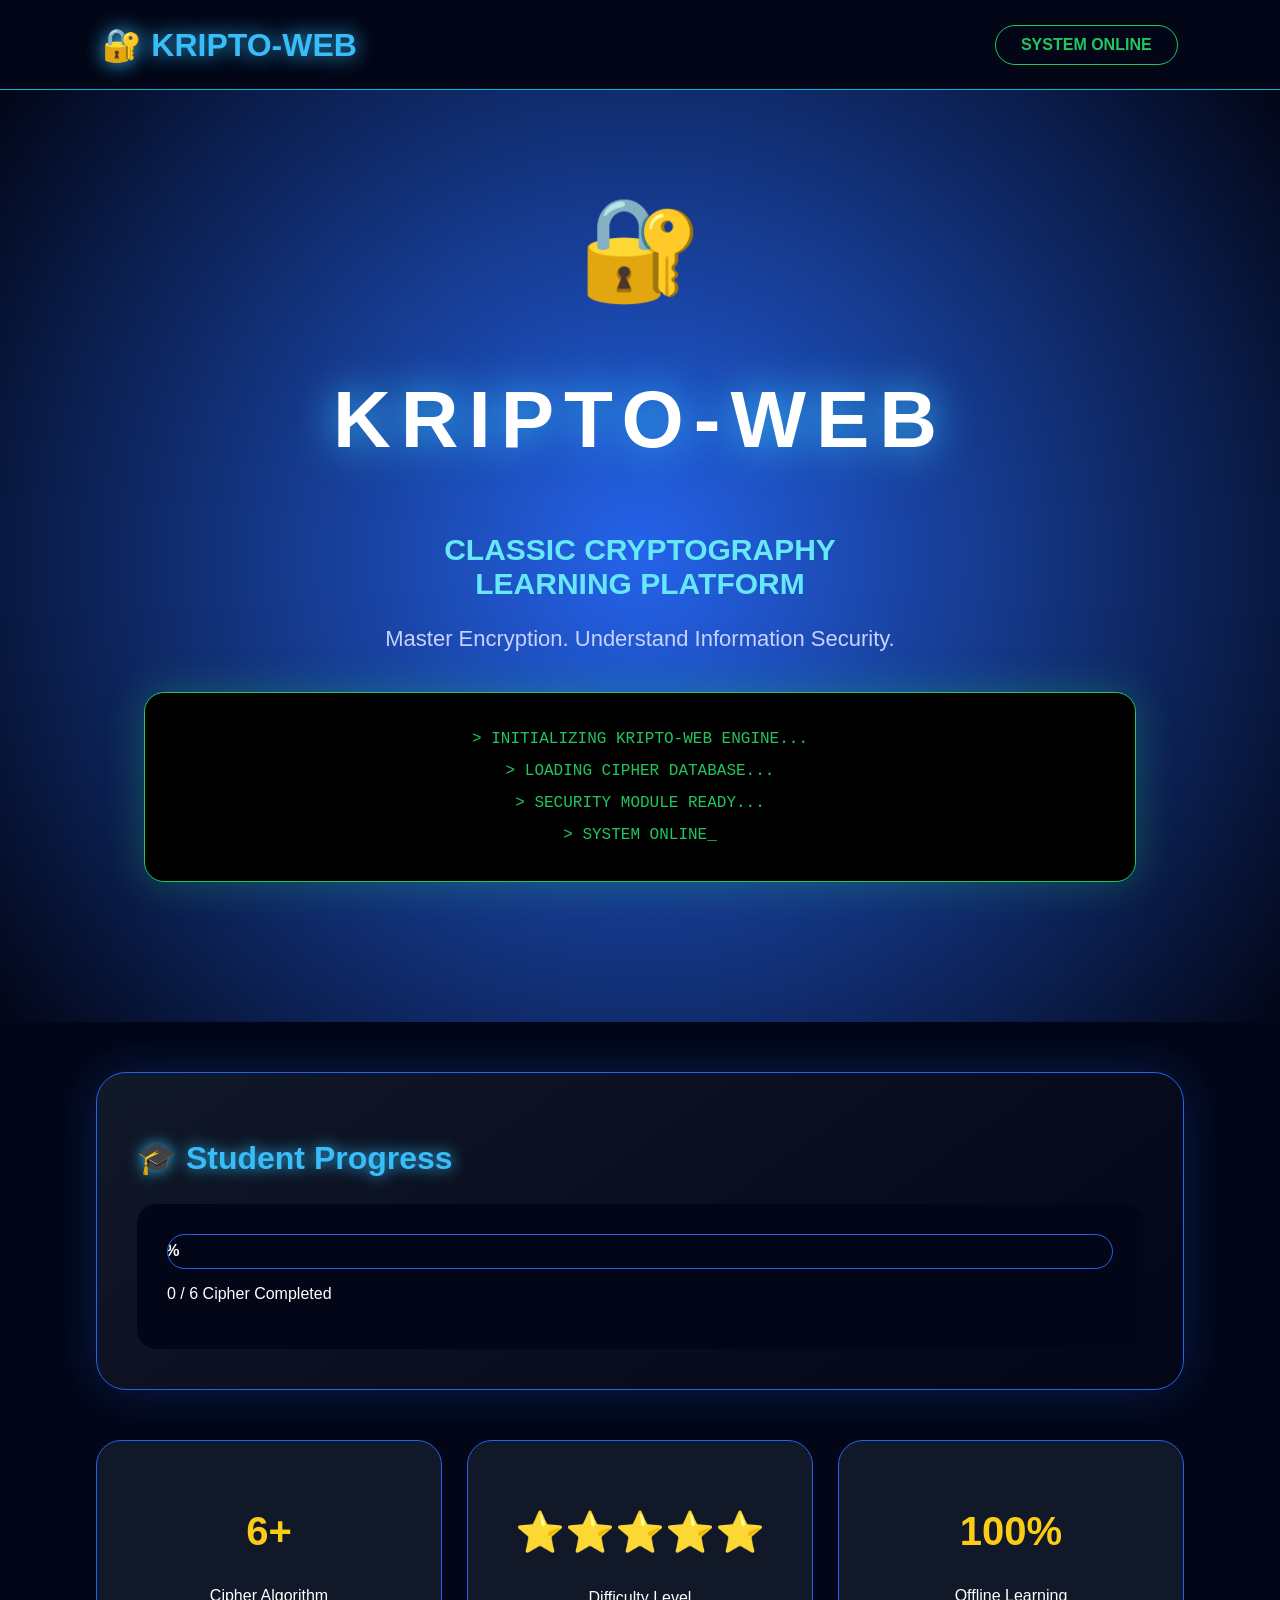
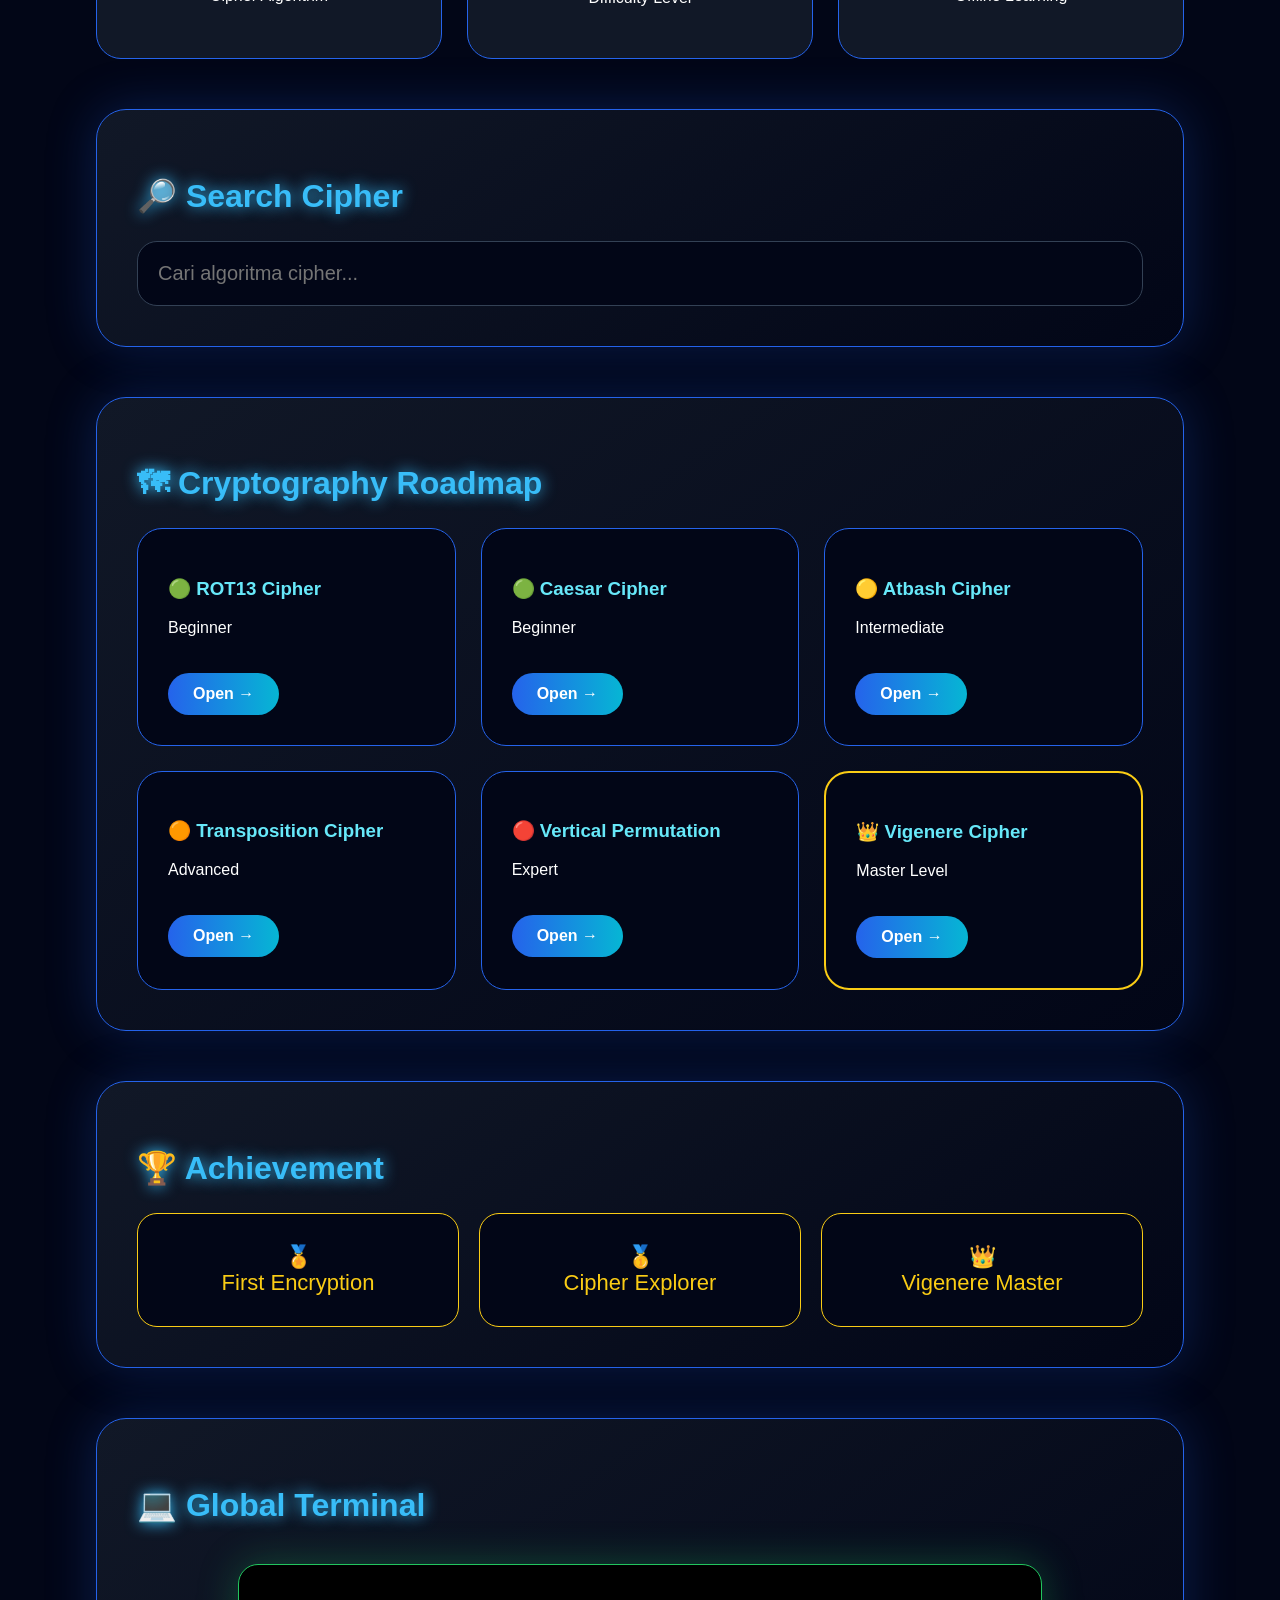
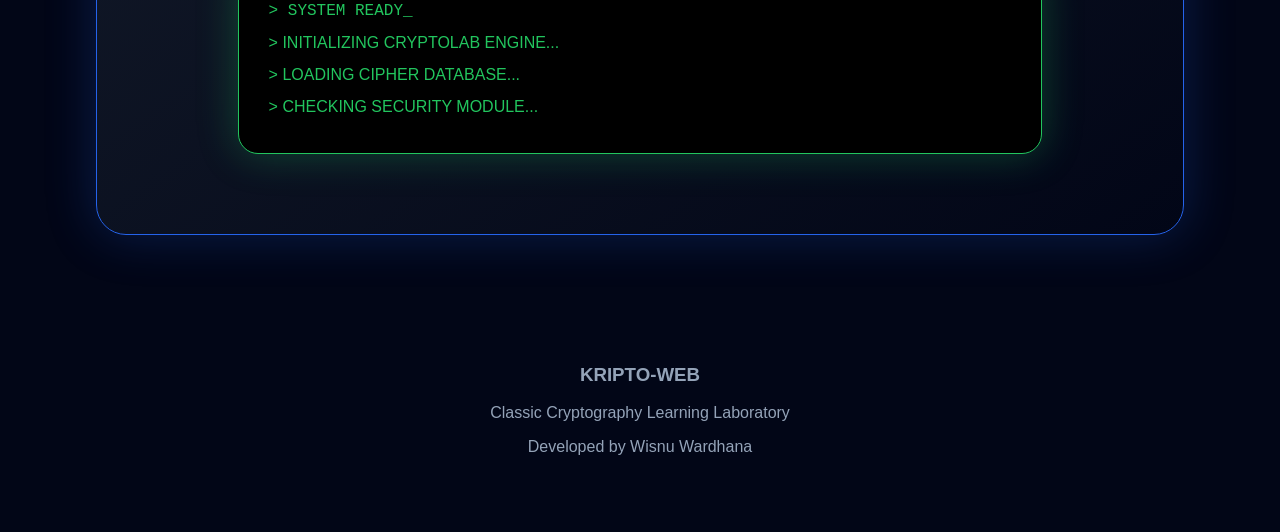
<file: index.html>
<!DOCTYPE html>
<html lang="id">

<head>


<meta charset="UTF-8">


<meta name="viewport" content="width=device-width, initial-scale=1.0">



<title>

KRIPTO-WEB | Cryptography Learning Laboratory

</title>



<!-- PWA CONFIG -->

<link rel="manifest" href="manifest.json">


<meta name="theme-color" content="#2563eb">



<!-- MOBILE SUPPORT -->

<meta name="mobile-web-app-capable" content="yes">


<meta name="apple-mobile-web-app-capable" content="yes">


<meta name="apple-mobile-web-app-status-bar-style" content="black">



<!-- CSS -->

<link rel="stylesheet" href="style.css">



</head>







<body>



<!-- NAVBAR -->

<nav>


<div class="logo">

🔐 KRIPTO-WEB

</div>



<div class="nav-status">

SYSTEM ONLINE

</div>


</nav>









<!-- HERO -->

<section class="hero">


<div class="cyber-logo">

🔐

</div>



<h1>

KRIPTO-WEB

</h1>




<h2>

CLASSIC CRYPTOGRAPHY

<br>

LEARNING PLATFORM

</h2>



<p>

Master Encryption.
Understand Information Security.

</p>






<div class="terminal">


> INITIALIZING KRIPTO-WEB ENGINE...

<br>

> LOADING CIPHER DATABASE...

<br>

> SECURITY MODULE READY...

<br>

> SYSTEM ONLINE_

</div>



</section>









<!-- PROGRESS -->


<section class="dashboard-card">


<h2>

🎓 Student Progress

</h2>




<div class="progress-box">



<div class="progress-bar">


<div

class="progress-fill"

id="progressFill">


83%


</div>


</div>



<p id="progressText">


5 / 6 Cipher Completed


</p>



</div>


</section>









<!-- STAT -->


<section class="stats">


<div>


<h1>

6+

</h1>


<p>

Cipher Algorithm

</p>


</div>





<div>


<h1>

⭐⭐⭐⭐⭐

</h1>


<p>

Difficulty Level

</p>


</div>





<div>


<h1>

100%

</h1>


<p>

Offline Learning

</p>


</div>



</section>









<!-- SEARCH -->


<section class="dashboard-card">


<h2>

🔎 Search Cipher

</h2>



<input

id="search"

onkeyup="searchCipher()"

placeholder="Cari algoritma cipher...">


</section>









<!-- ROADMAP -->


<section class="dashboard-card">


<h2>

🗺 Cryptography Roadmap

</h2>




<div id="cipherList">



<div class="cipher-card">


<h3>

🟢 ROT13 Cipher

</h3>


<p>

Beginner

</p>


<a href="rot13.html">

Open →

</a>


</div>







<div class="cipher-card">


<h3>

🟢 Caesar Cipher

</h3>


<p>

Beginner

</p>


<a href="caesar.html">

Open →

</a>


</div>







<div class="cipher-card">


<h3>

🟡 Atbash Cipher

</h3>


<p>

Intermediate

</p>


<a href="atbash.html">

Open →

</a>


</div>







<div class="cipher-card">


<h3>

🟠 Transposition Cipher

</h3>


<p>

Advanced

</p>


<a href="transposisi.html">

Open →

</a>


</div>







<div class="cipher-card">


<h3>

🔴 Vertical Permutation

</h3>


<p>

Expert

</p>


<a href="vertikal.html">

Open →

</a>


</div>







<div class="cipher-card completed">


<h3>

👑 Vigenere Cipher

</h3>


<p>

Master Level

</p>


<a href="vigenere.html">

Open →

</a>


</div>



</div>



</section>









<!-- ACHIEVEMENT -->


<section class="dashboard-card">


<h2>

🏆 Achievement

</h2>




<div class="achievement">


<div>

🏅

<br>

First Encryption

</div>



<div>

🥇

<br>

Cipher Explorer

</div>



<div>

👑

<br>

Vigenere Master

</div>



</div>



</section>









<!-- TERMINAL -->


<section class="dashboard-card">


<h2>

💻 Global Terminal

</h2>



<div id="globalTerminal">


> SYSTEM READY_

</div>



</section>









<!-- FOOTER -->


<footer>


<h3>

KRIPTO-WEB

</h3>


<p>

Classic Cryptography Learning Laboratory

</p>



<p>

Developed by Wisnu Wardhana

</p>


</footer>









<script src="script.js"></script>



<!-- SERVICE WORKER -->

<script>


if("serviceWorker" in navigator){


window.addEventListener(
"load",
()=>{


navigator.serviceWorker.register(
"service-worker.js"
);


});


}


</script>




</body>

</html>
</file>
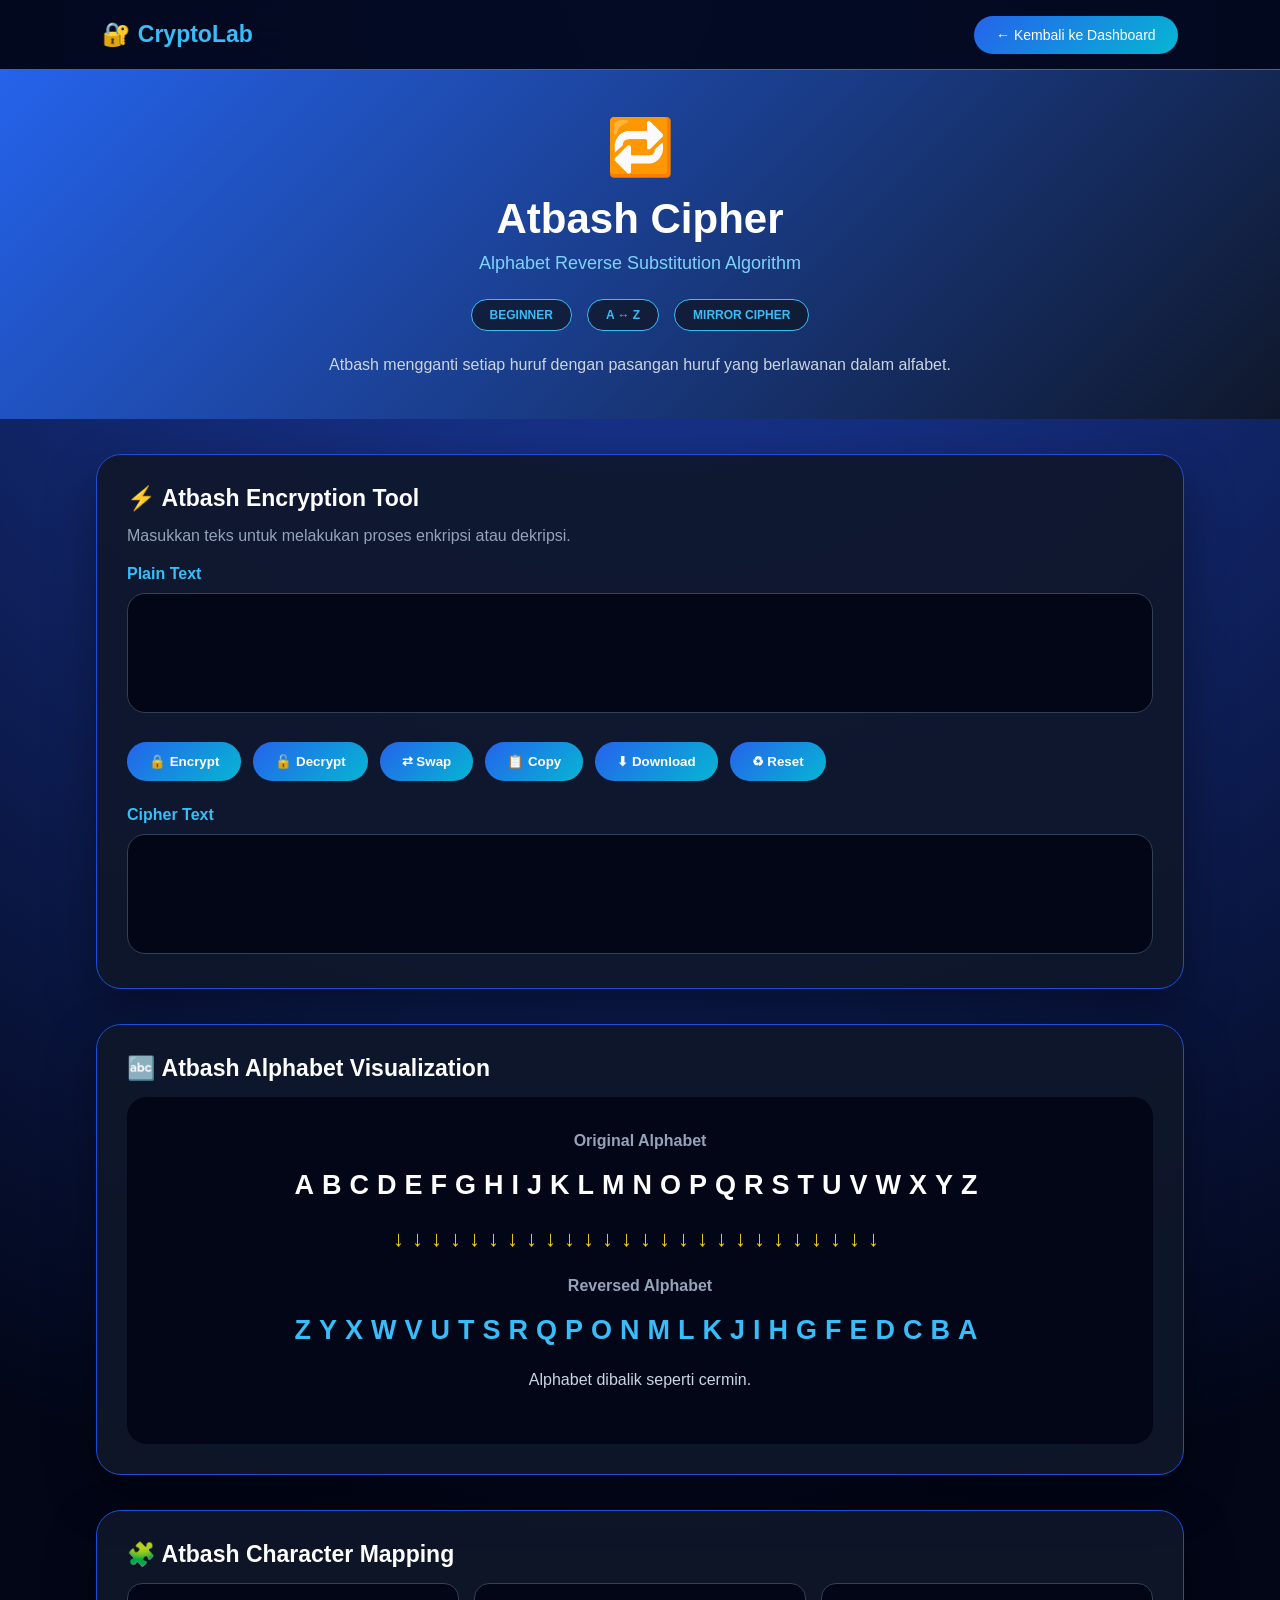
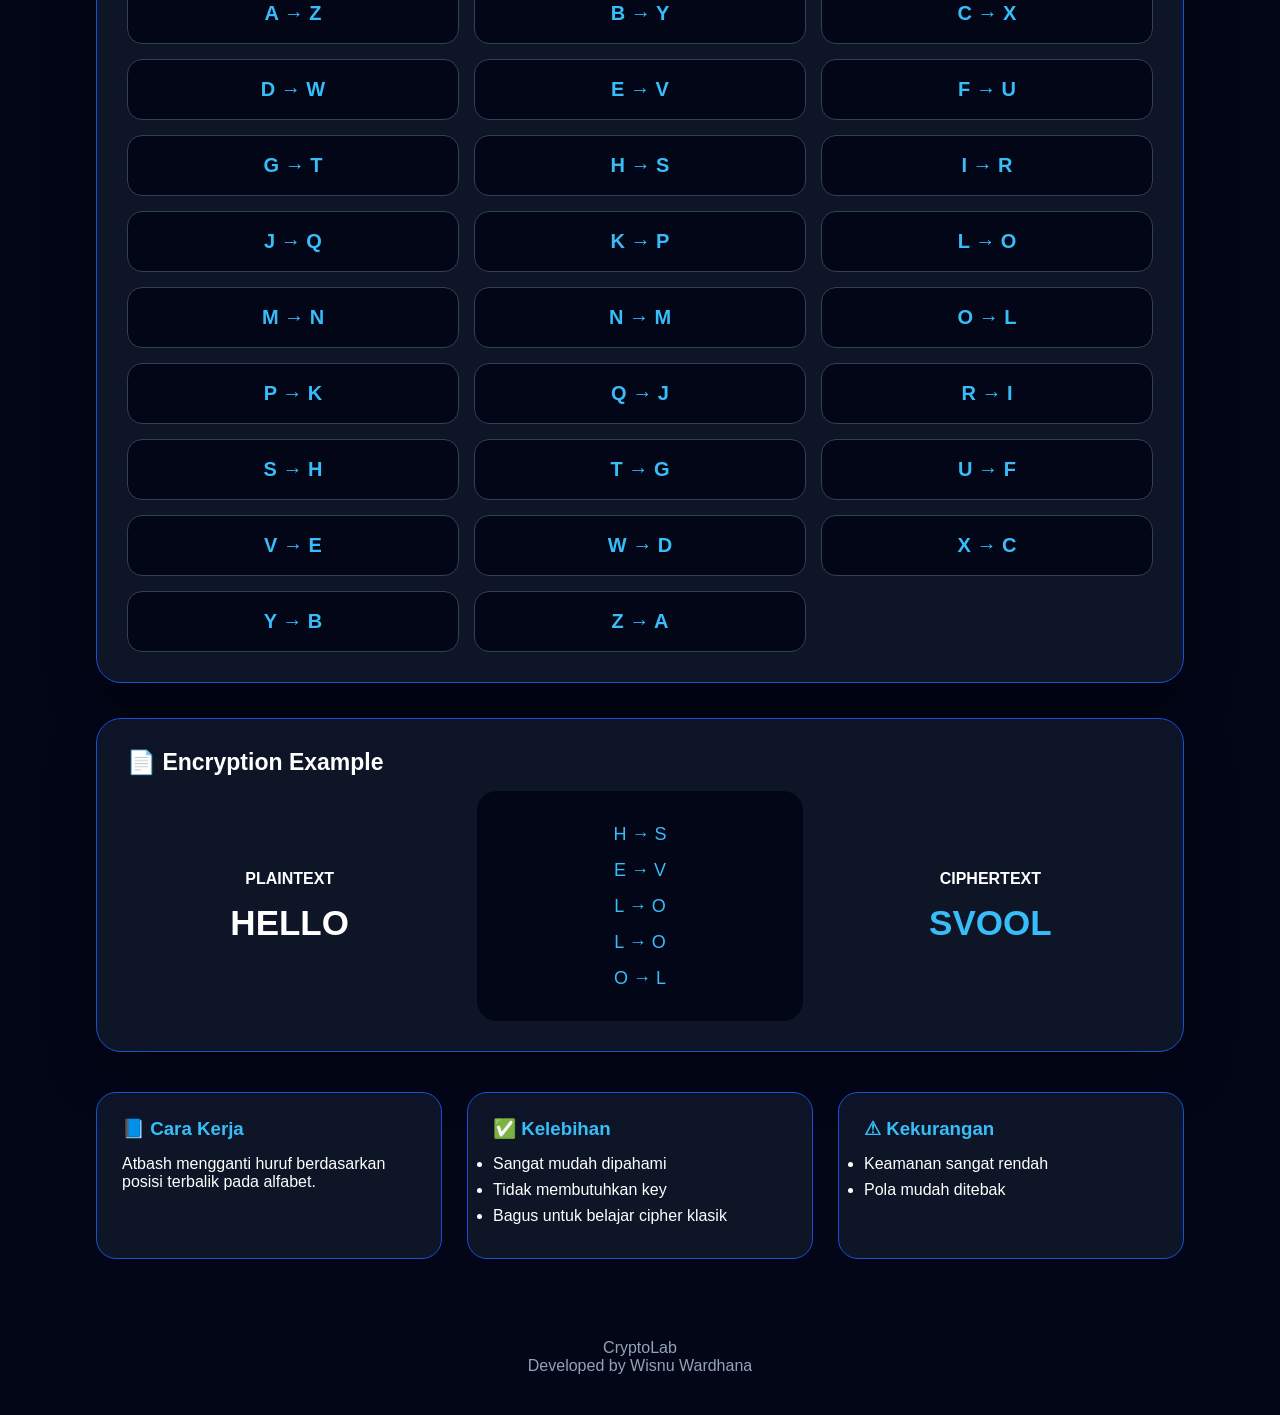
<file: atbash.html>
<!DOCTYPE html>
<html lang="id">

<head>

<meta charset="UTF-8">

<meta name="viewport" content="width=device-width, initial-scale=1.0">


<title>
Atbash Cipher | CryptoLab
</title>


<link rel="stylesheet" href="atbash.css">


</head>



<body>



<!-- NAVBAR -->

<nav class="navbar">


<div class="brand">

🔐 CryptoLab

</div>



<a href="index.html" class="back-btn">

← Kembali ke Dashboard

</a>


</nav>








<!-- HERO -->


<section class="hero">


<div class="hero-icon">

🔁

</div>



<h1>

Atbash Cipher

</h1>



<p class="subtitle">

Alphabet Reverse Substitution Algorithm

</p>



<div class="badges">


<span>
BEGINNER
</span>


<span>
A ↔ Z
</span>


<span>
MIRROR CIPHER
</span>


</div>




<p class="hero-text">


Atbash mengganti setiap huruf dengan pasangan
huruf yang berlawanan dalam alfabet.


</p>



</section>









<!-- SIMULATOR -->


<section class="container">


<div class="card">


<h2>

⚡ Atbash Encryption Tool

</h2>


<p>

Masukkan teks untuk melakukan proses enkripsi atau dekripsi.

</p>






<label>

Plain Text

</label>



<textarea

id="inputText"

placeholder="Contoh: HELLO WORLD">

</textarea>







<div class="button-area">


<button onclick="encryptAtbash()">

🔒 Encrypt

</button>



<button onclick="decryptAtbash()">

🔓 Decrypt

</button>



<button onclick="swapText()">

⇄ Swap

</button>



<button onclick="copyResult()">

📋 Copy

</button>



<button onclick="downloadResult()">

⬇ Download

</button>



<button onclick="resetText()">

♻ Reset

</button>



</div>






<label>

Cipher Text

</label>


<textarea

id="result"

readonly

placeholder="Hasil akan muncul">

</textarea>



</div>


</section>









<!-- VISUALIZATION -->


<section class="container">


<div class="card">


<h2>

🔤 Atbash Alphabet Visualization

</h2>



<div class="visual-box">


<h4>

Original Alphabet

</h4>



<div class="alphabet">

ABCDEFGHIJKLMNOPQRSTUVWXYZ

</div>





<div class="arrow">

↓↓↓↓↓↓↓↓↓↓↓↓↓↓↓↓↓↓↓↓↓↓↓↓↓↓

</div>





<h4>

Reversed Alphabet

</h4>




<div class="alphabet blue">

ZYXWVUTSRQPONMLKJIHGFEDCBA

</div>




<p>

Alphabet dibalik seperti cermin.

</p>



</div>


</div>


</section>









<!-- MAPPING -->


<section class="container">


<div class="card">


<h2>

🧩 Atbash Character Mapping

</h2>



<div class="mapping-grid">


<div>A → Z</div>
<div>B → Y</div>
<div>C → X</div>


<div>D → W</div>
<div>E → V</div>
<div>F → U</div>


<div>G → T</div>
<div>H → S</div>
<div>I → R</div>


<div>J → Q</div>
<div>K → P</div>
<div>L → O</div>


<div>M → N</div>
<div>N → M</div>
<div>O → L</div>


<div>P → K</div>
<div>Q → J</div>
<div>R → I</div>


<div>S → H</div>
<div>T → G</div>
<div>U → F</div>


<div>V → E</div>
<div>W → D</div>
<div>X → C</div>


<div>Y → B</div>
<div>Z → A</div>



</div>



</div>


</section>









<!-- EXAMPLE -->


<section class="container">


<div class="card">


<h2>

📄 Encryption Example

</h2>




<div class="example">


<div>


<h4>
PLAINTEXT
</h4>


<strong>

HELLO

</strong>


</div>






<div class="process">


H → S

<br>

E → V

<br>

L → O

<br>

L → O

<br>

O → L


</div>





<div>


<h4>
CIPHERTEXT
</h4>


<strong class="blue">

SVOOL

</strong>


</div>



</div>



</div>


</section>









<!-- INFO -->


<section class="info">


<div>


<h3>
📘 Cara Kerja
</h3>


<p>

Atbash mengganti huruf berdasarkan posisi
terbalik pada alfabet.

</p>


</div>




<div>


<h3>
✅ Kelebihan
</h3>


<ul>

<li>
Sangat mudah dipahami
</li>

<li>
Tidak membutuhkan key
</li>

<li>
Bagus untuk belajar cipher klasik
</li>

</ul>


</div>





<div>


<h3>
⚠ Kekurangan
</h3>


<ul>

<li>
Keamanan sangat rendah
</li>

<li>
Pola mudah ditebak
</li>


</ul>


</div>



</section>









<footer>


CryptoLab

<br>

Developed by Wisnu Wardhana


</footer>





<script src="atbash.js"></script>



</body>


</html>
</file>
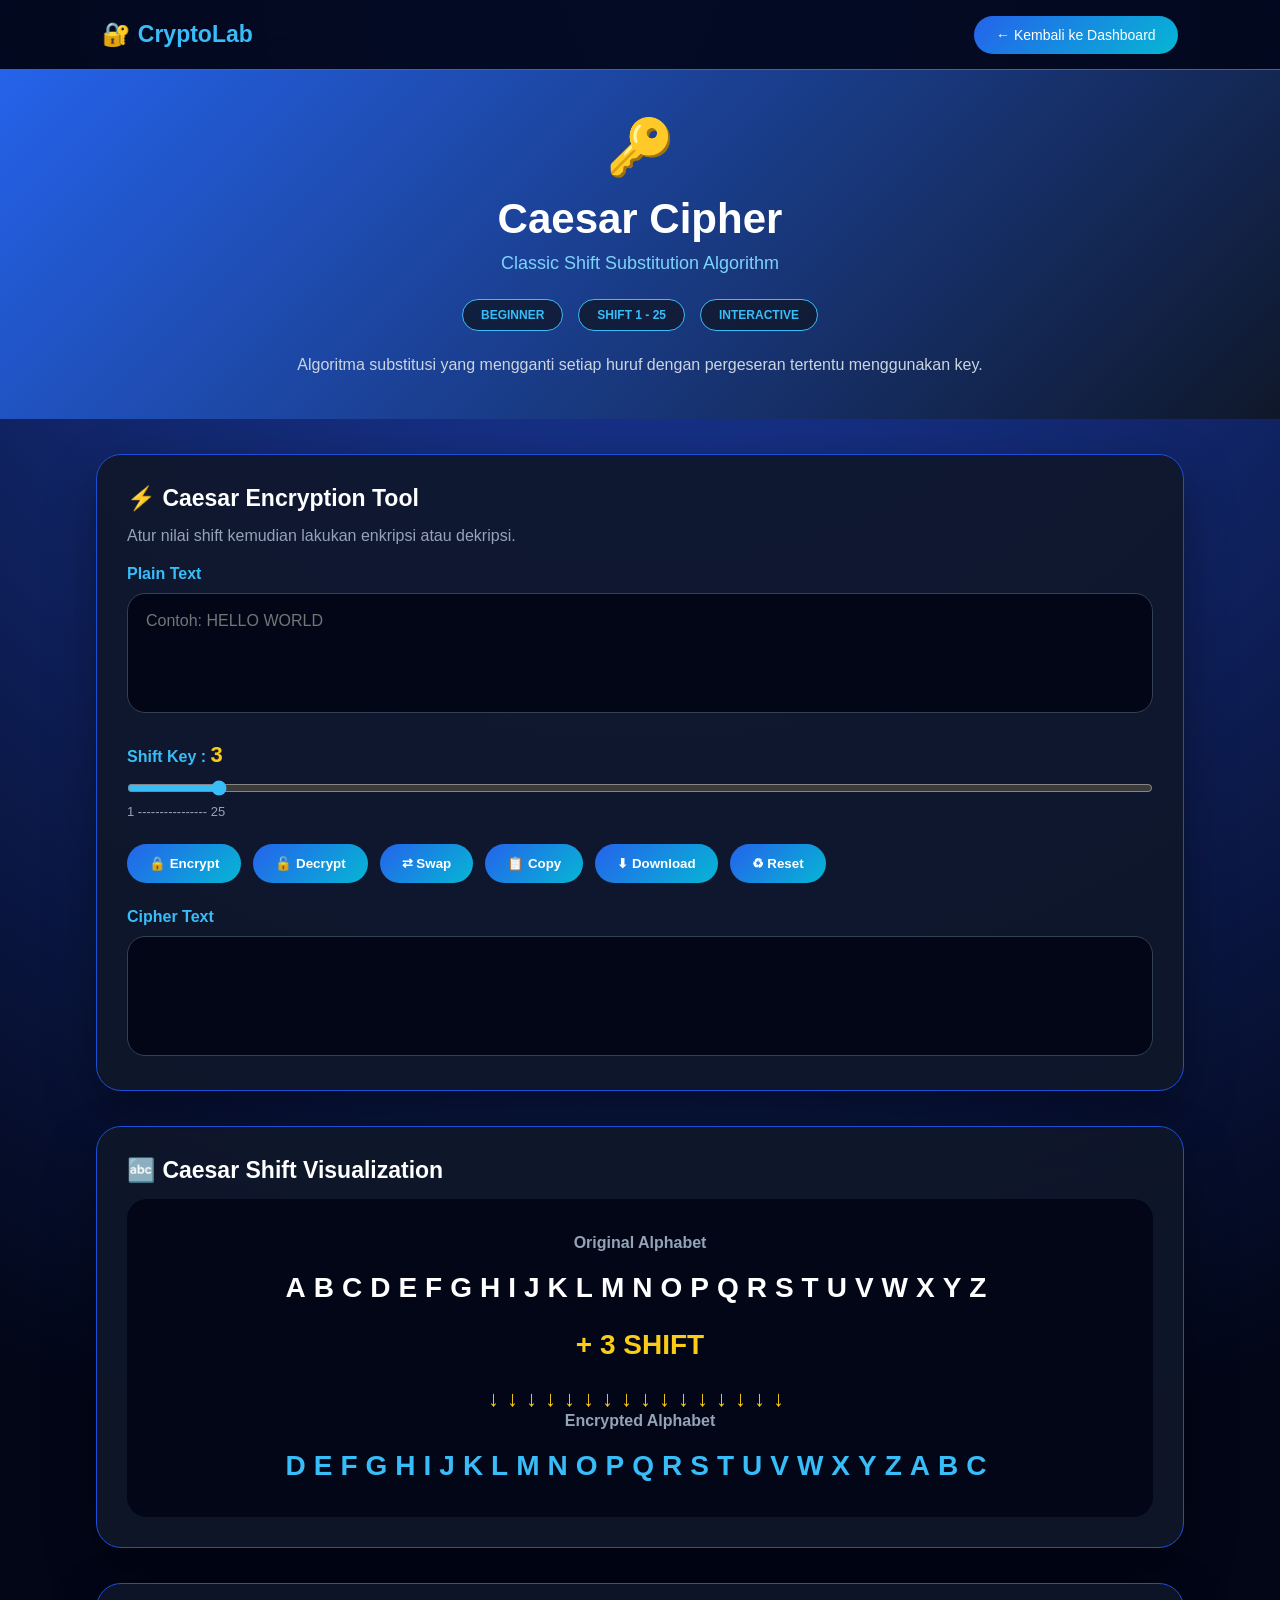
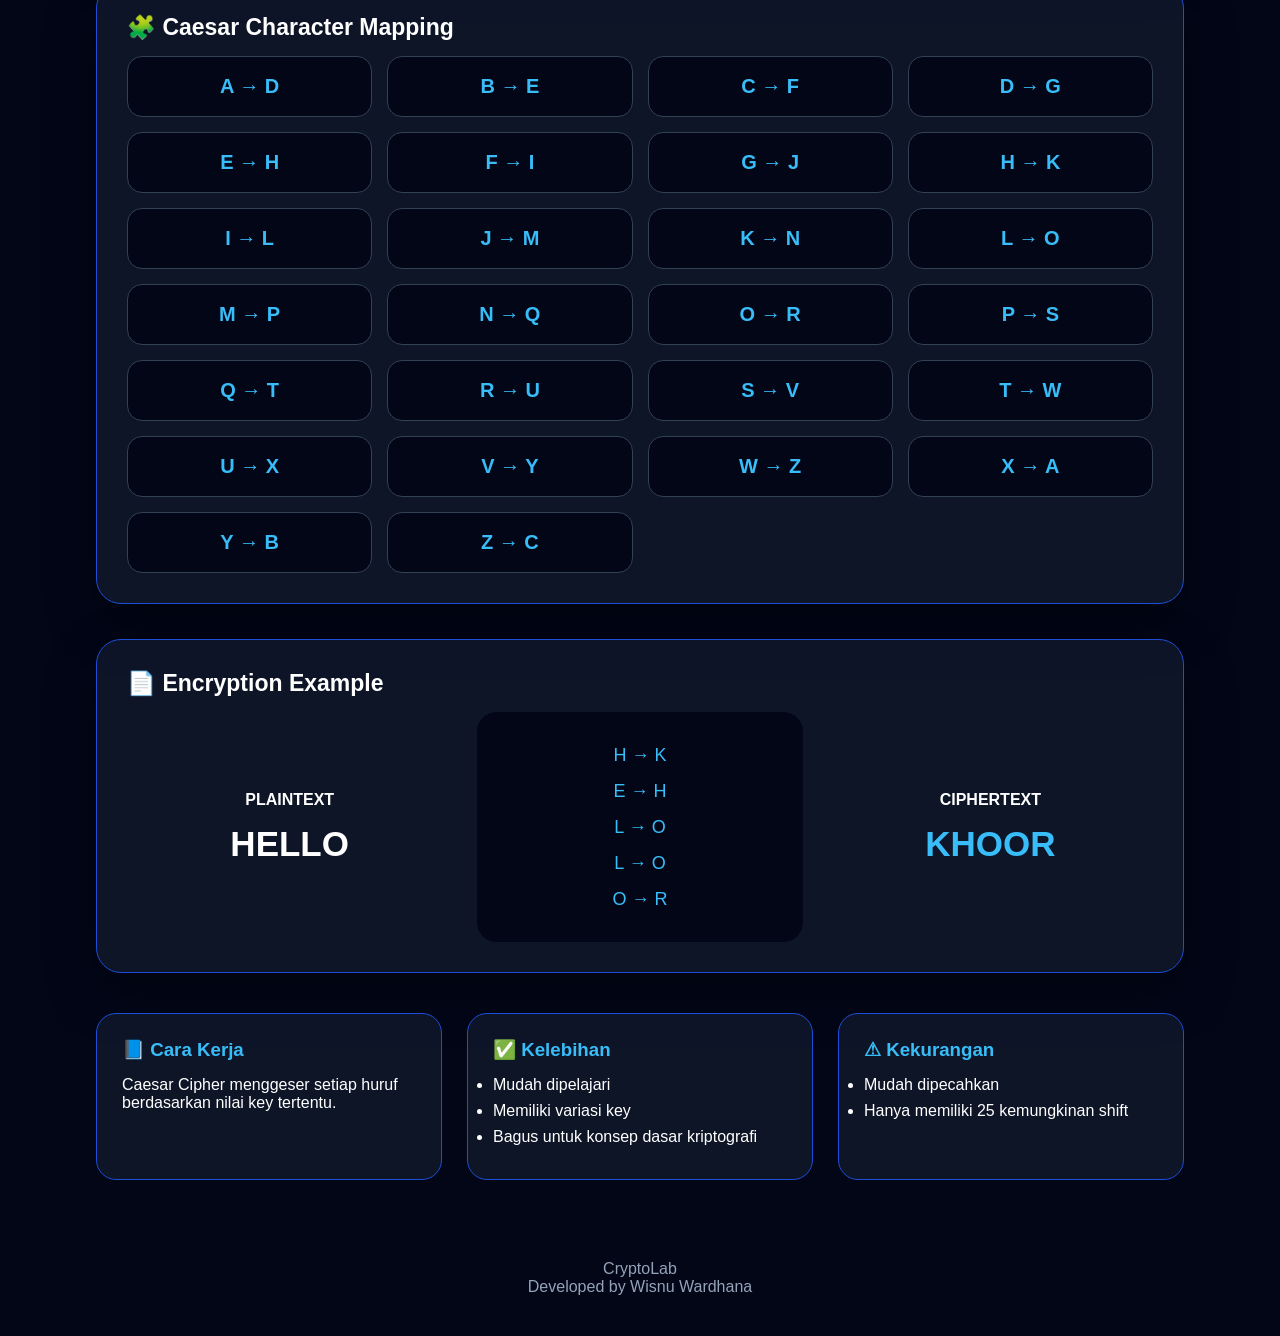
<file: caesar.html>
<!DOCTYPE html>
<html lang="id">

<head>

<meta charset="UTF-8">

<meta name="viewport" content="width=device-width, initial-scale=1.0">

<title>
Caesar Cipher | CryptoLab
</title>


<link rel="stylesheet" href="caesar.css">


</head>


<body>



<!-- NAVBAR -->


<nav class="navbar">


<div class="brand">

🔐 CryptoLab

</div>



<a href="index.html" class="back-btn">

← Kembali ke Dashboard

</a>



</nav>







<!-- HERO -->


<section class="hero">


<div class="hero-icon">

🔑

</div>



<h1>

Caesar Cipher

</h1>


<p class="subtitle">

Classic Shift Substitution Algorithm

</p>



<div class="badges">


<span>
BEGINNER
</span>


<span>
SHIFT 1 - 25
</span>


<span>
INTERACTIVE
</span>



</div>



<p class="hero-text">

Algoritma substitusi yang mengganti setiap huruf
dengan pergeseran tertentu menggunakan key.

</p>


</section>










<!-- SIMULATOR -->


<section class="container">


<div class="card">



<h2>
⚡ Caesar Encryption Tool
</h2>


<p>
Atur nilai shift kemudian lakukan enkripsi atau dekripsi.
</p>






<div class="input-box">


<label>

Plain Text

</label>


<textarea 
id="inputText"
placeholder="Contoh: HELLO WORLD">
</textarea>



</div>










<!-- KEY -->


<div class="key-box">


<label>

Shift Key

:
<span id="shiftValue">
3
</span>

</label>



<input

type="range"

id="shift"

min="1"

max="25"

value="3"

oninput="updateShift()"

>



<div class="range-info">

1 ---------------- 25

</div>



</div>









<div class="button-area">


<button onclick="encryptCaesar()">

🔒 Encrypt

</button>



<button onclick="decryptCaesar()">

🔓 Decrypt

</button>



<button onclick="swapText()">

⇄ Swap

</button>



<button onclick="copyResult()">

📋 Copy

</button>



<button onclick="downloadResult()">

⬇ Download

</button>



<button onclick="resetText()">

♻ Reset

</button>



</div>









<div class="output-box">


<label>

Cipher Text

</label>


<textarea

id="result"

readonly

placeholder="Hasil akan muncul">

</textarea>


</div>



</div>



</section>









<!-- VISUAL SHIFT -->


<section class="container">


<div class="card">


<h2>

🔤 Caesar Shift Visualization

</h2>




<div class="visual-box">



<h4>
Original Alphabet
</h4>


<div id="originalAlphabet" class="alphabet">

ABCDEFGHIJKLMNOPQRSTUVWXYZ

</div>



<div class="shift-display">

+
<span id="visualKey">
3
</span>
SHIFT

</div>




<div class="line">

↓↓↓↓↓↓↓↓↓↓↓↓↓↓↓↓

</div>




<h4>
Encrypted Alphabet
</h4>



<div id="cipherAlphabet" class="alphabet blue">

DEFGHIJKLMNOPQRSTUVWXYZABC

</div>



</div>



</div>


</section>









<!-- MAPPING -->


<section class="container">


<div class="card">


<h2>

🧩 Caesar Character Mapping

</h2>



<div id="mapping" class="mapping-grid">


</div>



</div>


</section>









<!-- EXAMPLE -->


<section class="container">


<div class="card">


<h2>

📄 Encryption Example

</h2>




<div class="example">



<div>


<h4>
PLAINTEXT
</h4>


<strong>
HELLO
</strong>


</div>






<div class="process">


H → K

<br>

E → H

<br>

L → O

<br>

L → O

<br>

O → R


</div>






<div>


<h4>
CIPHERTEXT
</h4>


<strong class="blue">

KHOOR

</strong>


</div>



</div>




</div>


</section>









<!-- INFO -->


<section class="info">


<div>


<h3>

📘 Cara Kerja

</h3>


<p>

Caesar Cipher menggeser setiap huruf berdasarkan nilai key tertentu.

</p>


</div>





<div>


<h3>

✅ Kelebihan

</h3>


<ul>

<li>
Mudah dipelajari
</li>

<li>
Memiliki variasi key
</li>

<li>
Bagus untuk konsep dasar kriptografi
</li>


</ul>


</div>





<div>


<h3>

⚠ Kekurangan

</h3>


<ul>

<li>
Mudah dipecahkan
</li>

<li>
Hanya memiliki 25 kemungkinan shift
</li>


</ul>


</div>



</section>







<footer>


CryptoLab

<br>

Developed by Wisnu Wardhana


</footer>




<script src="caesar.js"></script>



</body>

</html>
</file>
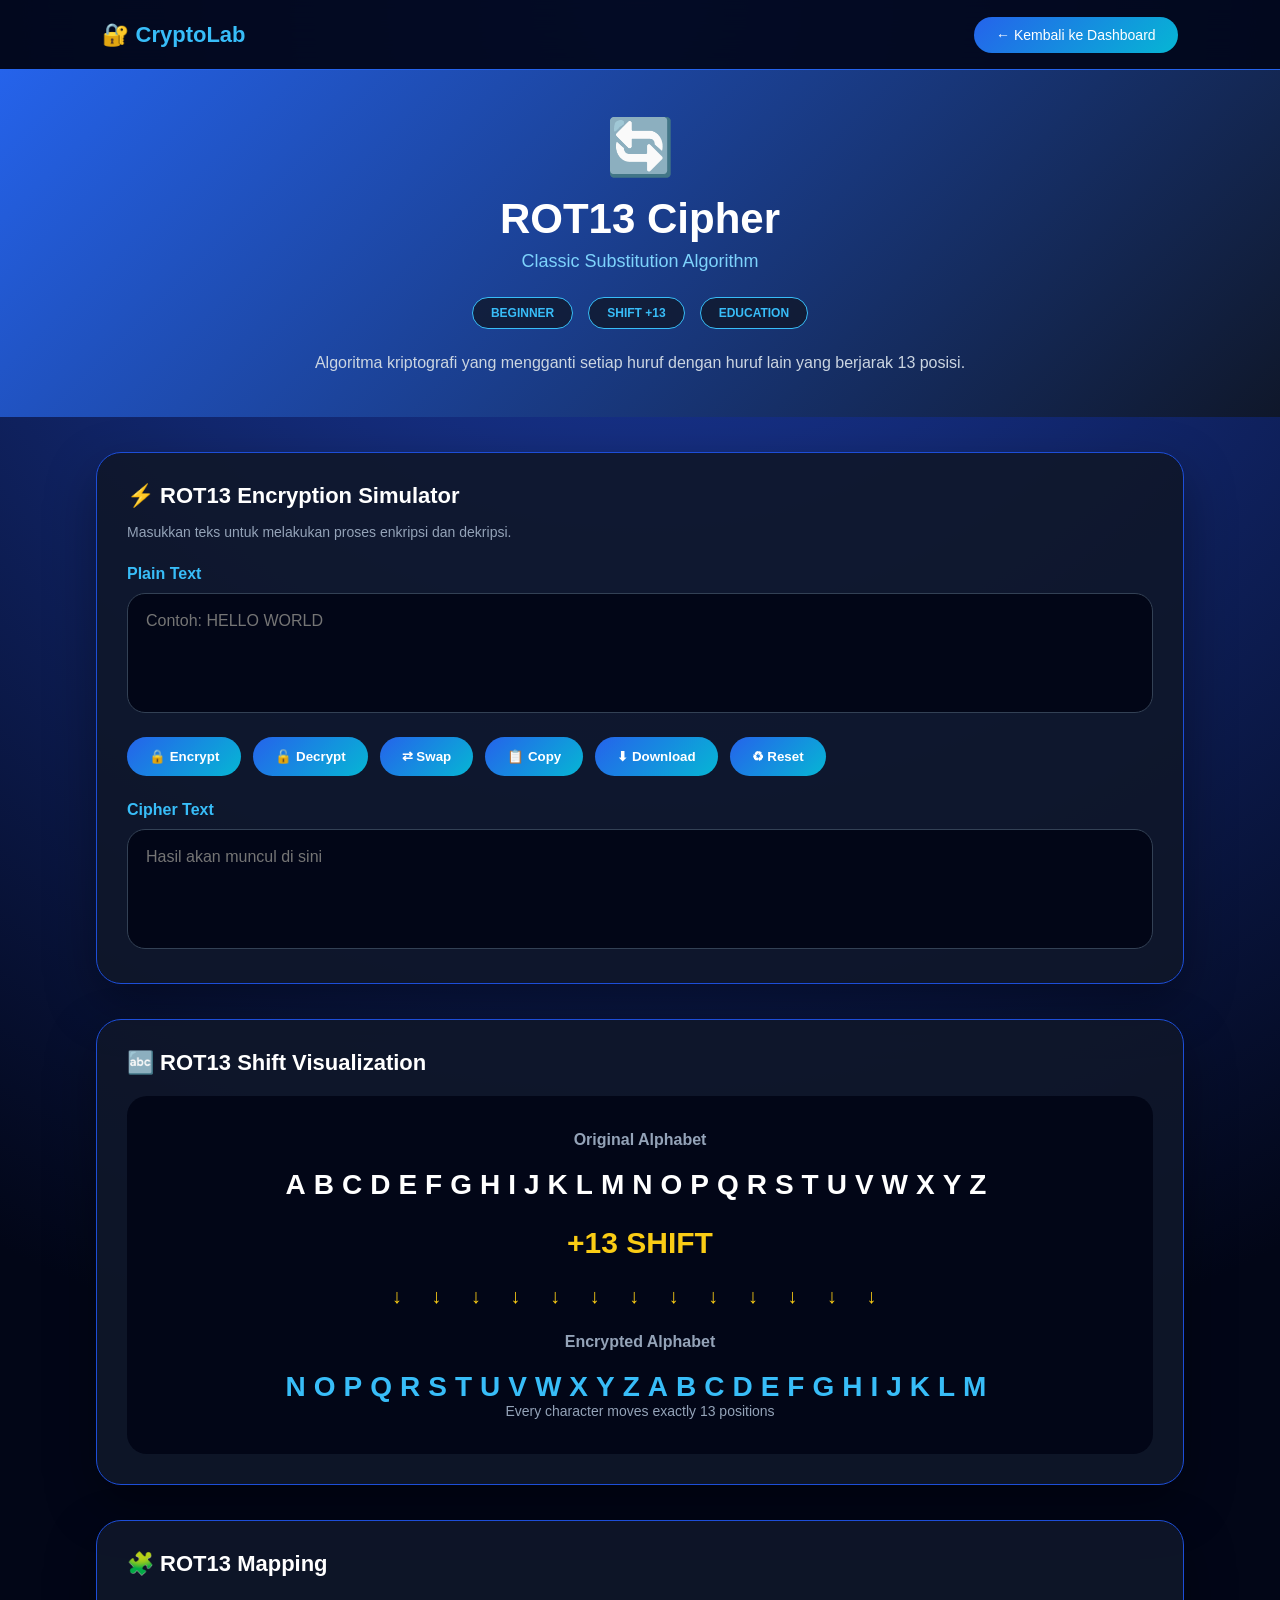
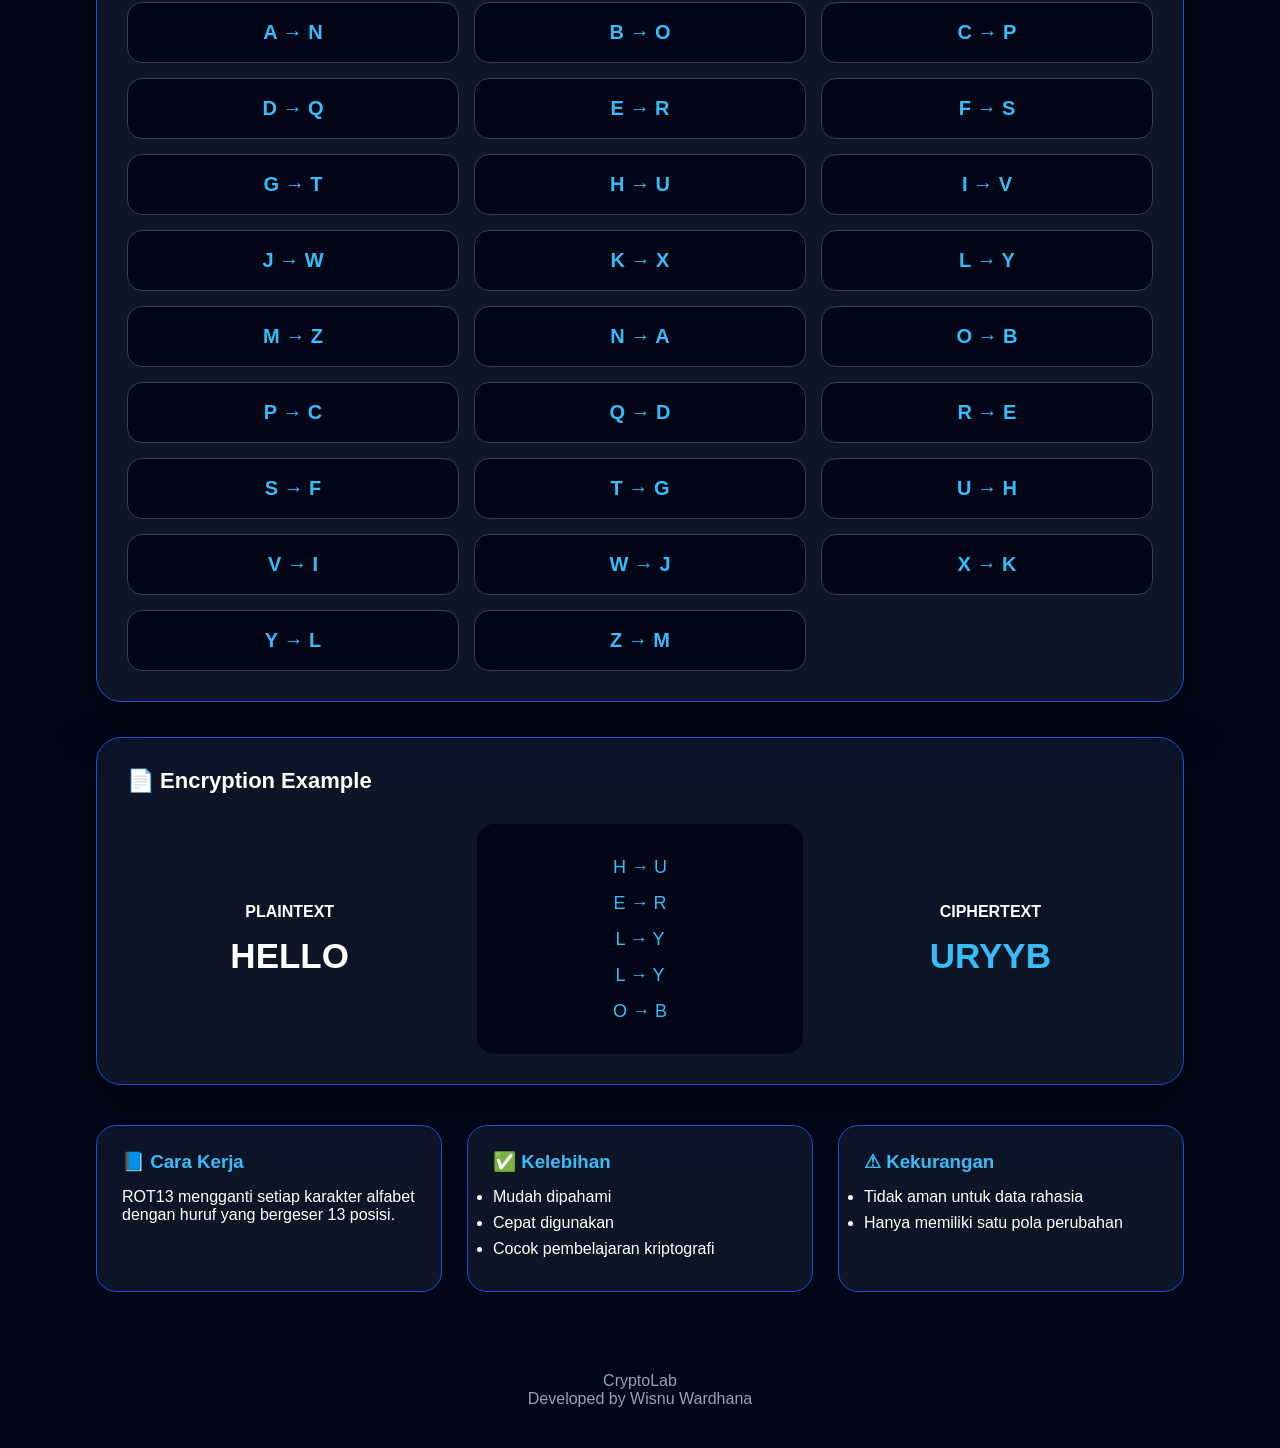
<file: rot13.html>
<!DOCTYPE html>
<html lang="id">

<head>

<meta charset="UTF-8">

<meta name="viewport" content="width=device-width, initial-scale=1.0">

<title>
ROT13 Cipher | CryptoLab
</title>


<link rel="stylesheet" href="rot13.css">


</head>


<body>



<!-- ================= NAVBAR ================= -->


<nav class="navbar">

<div class="brand">
🔐 CryptoLab
</div>


<a href="index.html" class="back-btn">
← Kembali ke Dashboard
</a>


</nav>





<!-- ================= HERO ================= -->


<section class="hero">


<div class="hero-icon">
🔄
</div>



<h1>
ROT13 Cipher
</h1>



<p class="subtitle">
Classic Substitution Algorithm
</p>



<div class="badges">


<span>
BEGINNER
</span>


<span>
SHIFT +13
</span>


<span>
EDUCATION
</span>


</div>



<p class="hero-text">

Algoritma kriptografi yang mengganti setiap huruf
dengan huruf lain yang berjarak 13 posisi.

</p>



</section>







<!-- ================= SIMULATOR ================= -->


<section class="container">


<div class="card">


<h2>
⚡ ROT13 Encryption Simulator
</h2>


<p>
Masukkan teks untuk melakukan proses enkripsi dan dekripsi.
</p>




<div class="input-box">


<label>
Plain Text
</label>


<textarea 
id="inputText"
placeholder="Contoh: HELLO WORLD">
</textarea>



</div>





<div class="button-area">


<button onclick="encryptROT13()">
🔒 Encrypt
</button>


<button onclick="decryptROT13()">
🔓 Decrypt
</button>


<button onclick="swapText()">
⇄ Swap
</button>


<button onclick="copyResult()">
📋 Copy
</button>


<button onclick="downloadResult()">
⬇ Download
</button>


<button onclick="resetText()">
♻ Reset
</button>


</div>






<div class="output-box">


<label>
Cipher Text
</label>


<textarea 
id="result"
placeholder="Hasil akan muncul di sini"
readonly>
</textarea>


</div>


</div>


</section>







<!-- ================= VISUAL ================= -->


<section class="container">


<div class="card">


<h2>
🔤 ROT13 Shift Visualization
</h2>



<div class="visual-box">


<h4>
Original Alphabet
</h4>


<div class="alphabet">

ABCDEFGHIJKLMNOPQRSTUVWXYZ

</div>



<div class="shift">

+13 SHIFT

</div>



<div class="line">
↓ ↓ ↓ ↓ ↓ ↓ ↓ ↓ ↓ ↓ ↓ ↓ ↓
</div>




<h4>
Encrypted Alphabet
</h4>


<div class="alphabet blue">

NOPQRSTUVWXYZABCDEFGHIJKLM

</div>



<p>
Every character moves exactly 13 positions
</p>


</div>


</div>


</section>








<!-- ================= MAPPING ================= -->


<section class="container">


<div class="card">


<h2>
🧩 ROT13 Mapping
</h2>



<div class="mapping-grid">


<div>A → N</div>
<div>B → O</div>
<div>C → P</div>

<div>D → Q</div>
<div>E → R</div>
<div>F → S</div>

<div>G → T</div>
<div>H → U</div>
<div>I → V</div>

<div>J → W</div>
<div>K → X</div>
<div>L → Y</div>

<div>M → Z</div>
<div>N → A</div>
<div>O → B</div>

<div>P → C</div>
<div>Q → D</div>
<div>R → E</div>

<div>S → F</div>
<div>T → G</div>
<div>U → H</div>

<div>V → I</div>
<div>W → J</div>
<div>X → K</div>

<div>Y → L</div>
<div>Z → M</div>


</div>



</div>


</section>








<!-- ================= EXAMPLE ================= -->


<section class="container">


<div class="card">


<h2>
📄 Encryption Example
</h2>



<div class="example">


<div>


<h4>
PLAINTEXT
</h4>


<strong>
HELLO
</strong>


</div>





<div class="process">


H → U

<br>

E → R

<br>

L → Y

<br>

L → Y

<br>

O → B


</div>






<div>


<h4>
CIPHERTEXT
</h4>


<strong class="blue">
URYYB
</strong>


</div>



</div>


</div>


</section>








<!-- ================= INFO ================= -->


<section class="info">


<div>


<h3>
📘 Cara Kerja
</h3>


<p>

ROT13 mengganti setiap karakter alfabet
dengan huruf yang bergeser 13 posisi.

</p>


</div>




<div>


<h3>
✅ Kelebihan
</h3>


<ul>

<li>
Mudah dipahami
</li>

<li>
Cepat digunakan
</li>

<li>
Cocok pembelajaran kriptografi
</li>

</ul>


</div>





<div>


<h3>
⚠ Kekurangan
</h3>


<ul>

<li>
Tidak aman untuk data rahasia
</li>

<li>
Hanya memiliki satu pola perubahan
</li>

</ul>


</div>



</section>






<footer>


CryptoLab

<br>

Developed by Wisnu Wardhana


</footer>





<script src="rot13.js"></script>


</body>


</html>
</file>
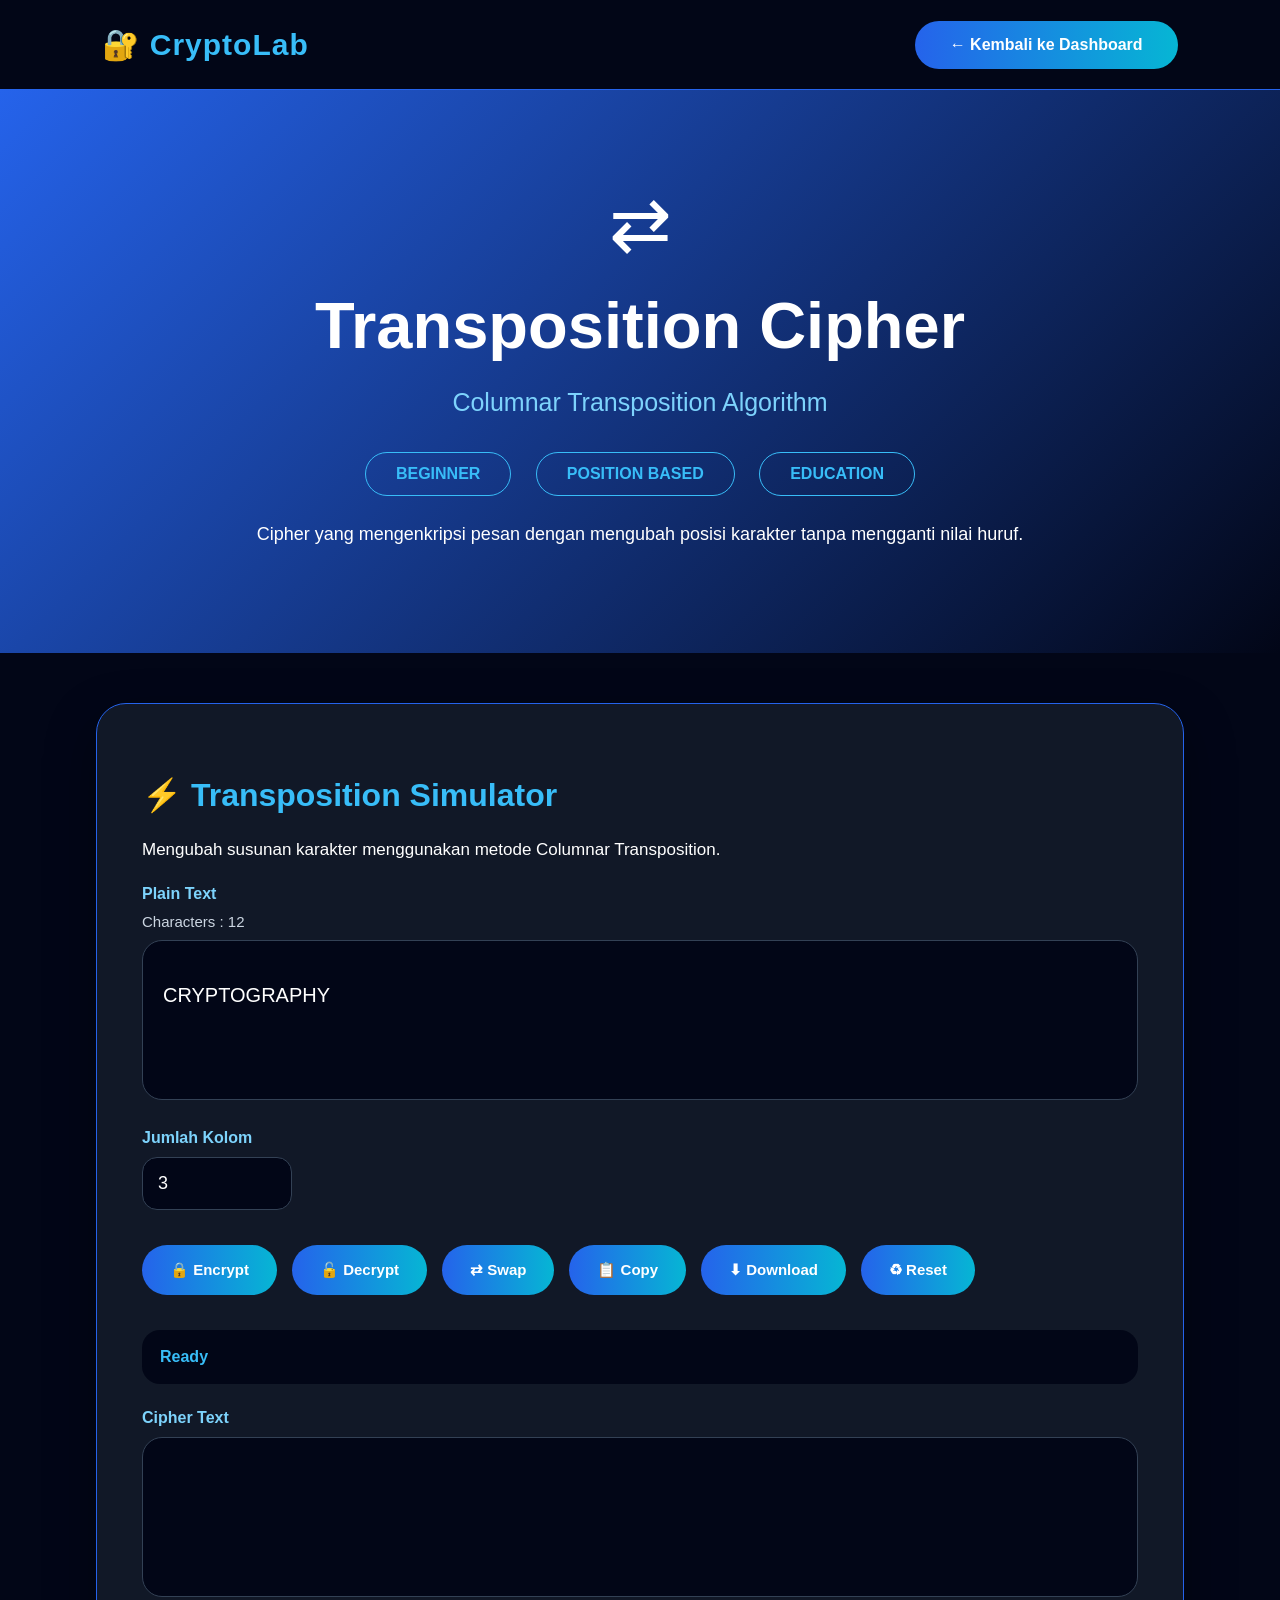
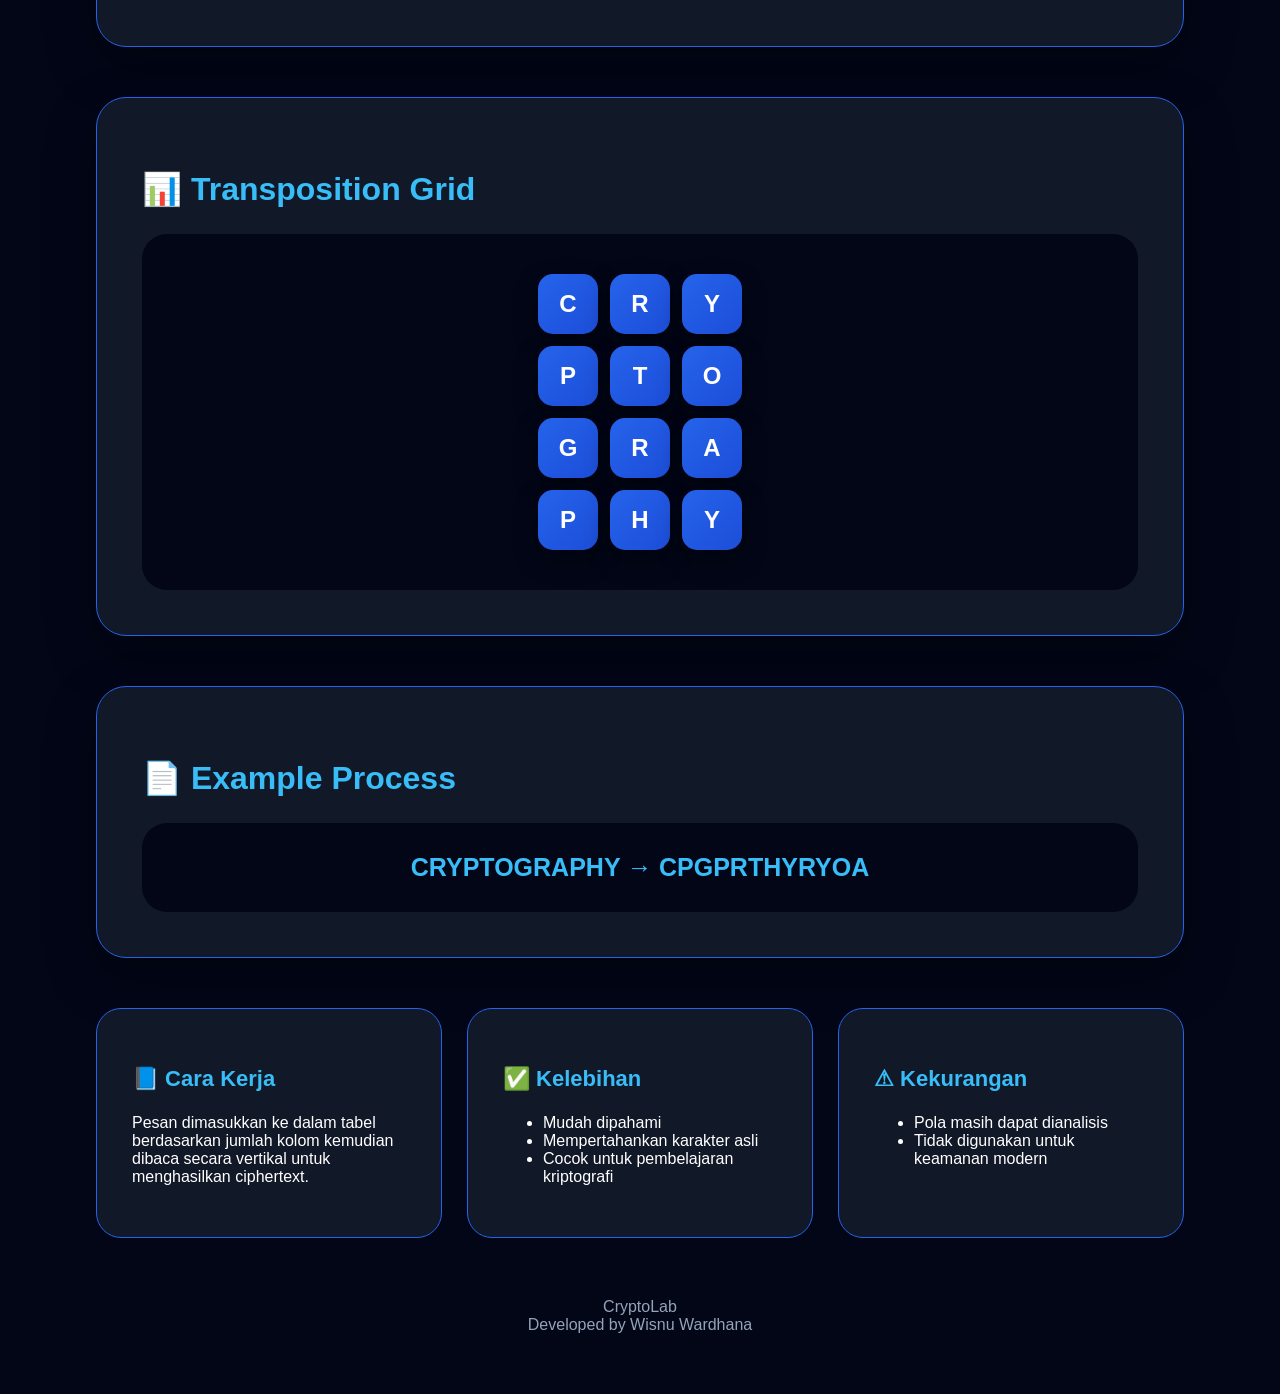
<file: transposisi.html>
<!DOCTYPE html>
<html lang="id">

<head>

<meta charset="UTF-8">

<meta name="viewport" content="width=device-width, initial-scale=1.0">


<title>
Transposition Cipher | CryptoLab
</title>


<link rel="stylesheet" href="transposisi.css">


</head>



<body>


<!-- ================= NAVBAR ================= -->

<nav>


<div class="logo">

🔐 CryptoLab

</div>



<button 
class="back-btn"
onclick="goDashboard()">

← Kembali ke Dashboard

</button>


</nav>







<!-- ================= HERO ================= -->


<section class="hero">


<div class="icon">

⇄

</div>



<h1>

Transposition Cipher

</h1>



<p>

Columnar Transposition Algorithm

</p>




<div class="badge">


<span>
BEGINNER
</span>


<span>
POSITION BASED
</span>


<span>
EDUCATION
</span>


</div>




<p class="desc">

Cipher yang mengenkripsi pesan dengan mengubah posisi karakter tanpa mengganti nilai huruf.

</p>



</section>









<!-- ================= SIMULATOR ================= -->



<section class="card">



<h2>

⚡ Transposition Simulator

</h2>




<p>

Mengubah susunan karakter menggunakan metode Columnar Transposition.

</p>





<label>

Plain Text

</label>




<div id="counter">

Characters : 12

</div>




<textarea
id="plainText"
placeholder="Masukkan plaintext">

CRYPTOGRAPHY

</textarea>









<label>

Jumlah Kolom

</label>



<input

type="number"

id="columns"

value="3"

min="2"

max="10"

>









<div class="buttons">


<button onclick="encryptCipher()">

🔒 Encrypt

</button>



<button onclick="decryptCipher()">

🔓 Decrypt

</button>



<button onclick="swapText()">

⇄ Swap

</button>



<button onclick="copyResult()">

📋 Copy

</button>



<button onclick="downloadCipher()">

⬇ Download

</button>



<button onclick="resetCipher()">

♻ Reset

</button>



</div>







<div id="status">

Ready

</div>






<label>

Cipher Text

</label>



<textarea

id="cipherText"

placeholder="Hasil cipher muncul disini">

</textarea>




</section>









<!-- ================= GRID ================= -->



<section class="card">


<h2>

📊 Transposition Grid

</h2>




<div id="grid">

</div>



</section>









<!-- ================= PROCESS ================= -->



<section class="card">


<h2>

📄 Example Process

</h2>



<div id="process">


CRYPTOGRAPHY → CPGPRTHYRYOA


</div>


</section>









<!-- ================= INFO ================= -->



<section class="info">



<div>


<h3>

📘 Cara Kerja

</h3>



<p>

Pesan dimasukkan ke dalam tabel berdasarkan jumlah kolom kemudian dibaca secara vertikal untuk menghasilkan ciphertext.

</p>



</div>







<div>


<h3>

✅ Kelebihan

</h3>


<ul>


<li>
Mudah dipahami
</li>


<li>
Mempertahankan karakter asli
</li>


<li>
Cocok untuk pembelajaran kriptografi
</li>


</ul>



</div>







<div>


<h3>

⚠ Kekurangan

</h3>


<ul>


<li>
Pola masih dapat dianalisis
</li>


<li>
Tidak digunakan untuk keamanan modern
</li>


</ul>



</div>




</section>










<!-- ================= FOOTER ================= -->



<footer>


CryptoLab

<br>

Developed by Wisnu Wardhana


</footer>








<script src="transposisi.js"></script>



</body>


</html>
</file>
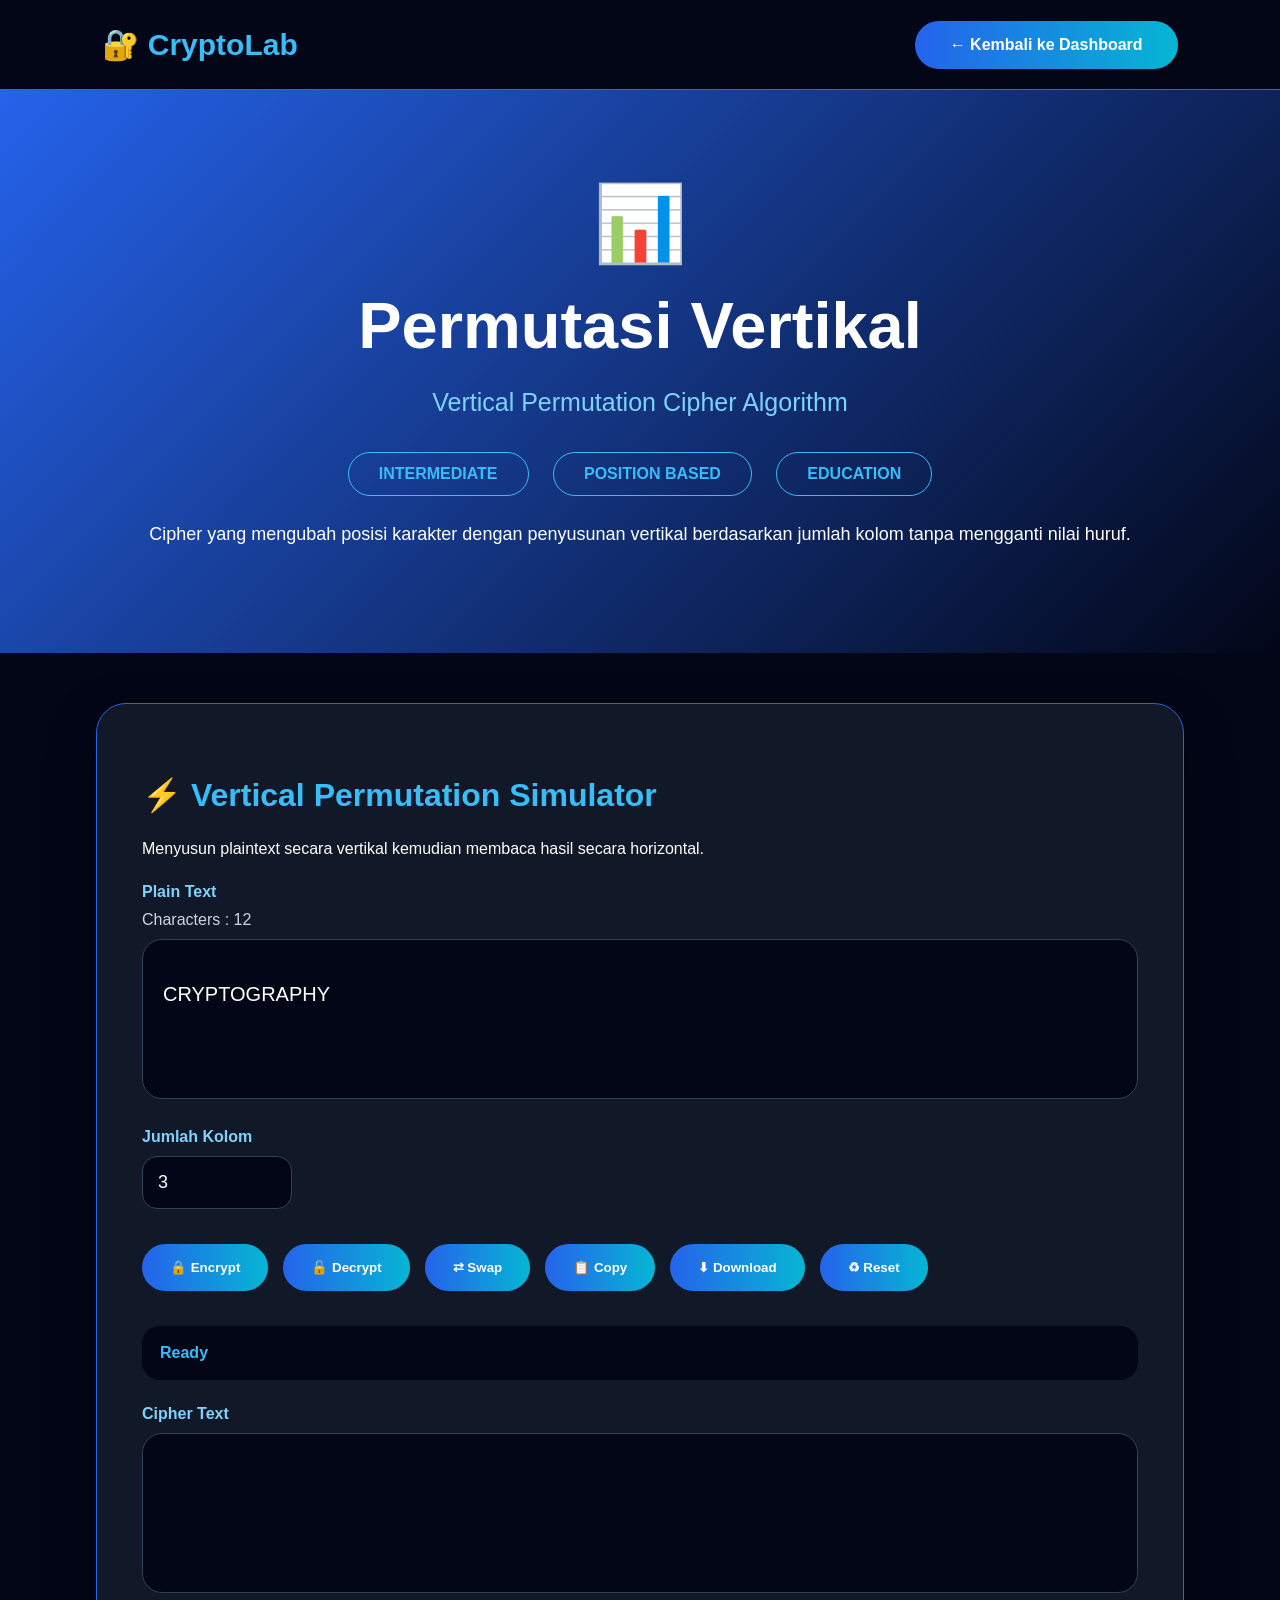
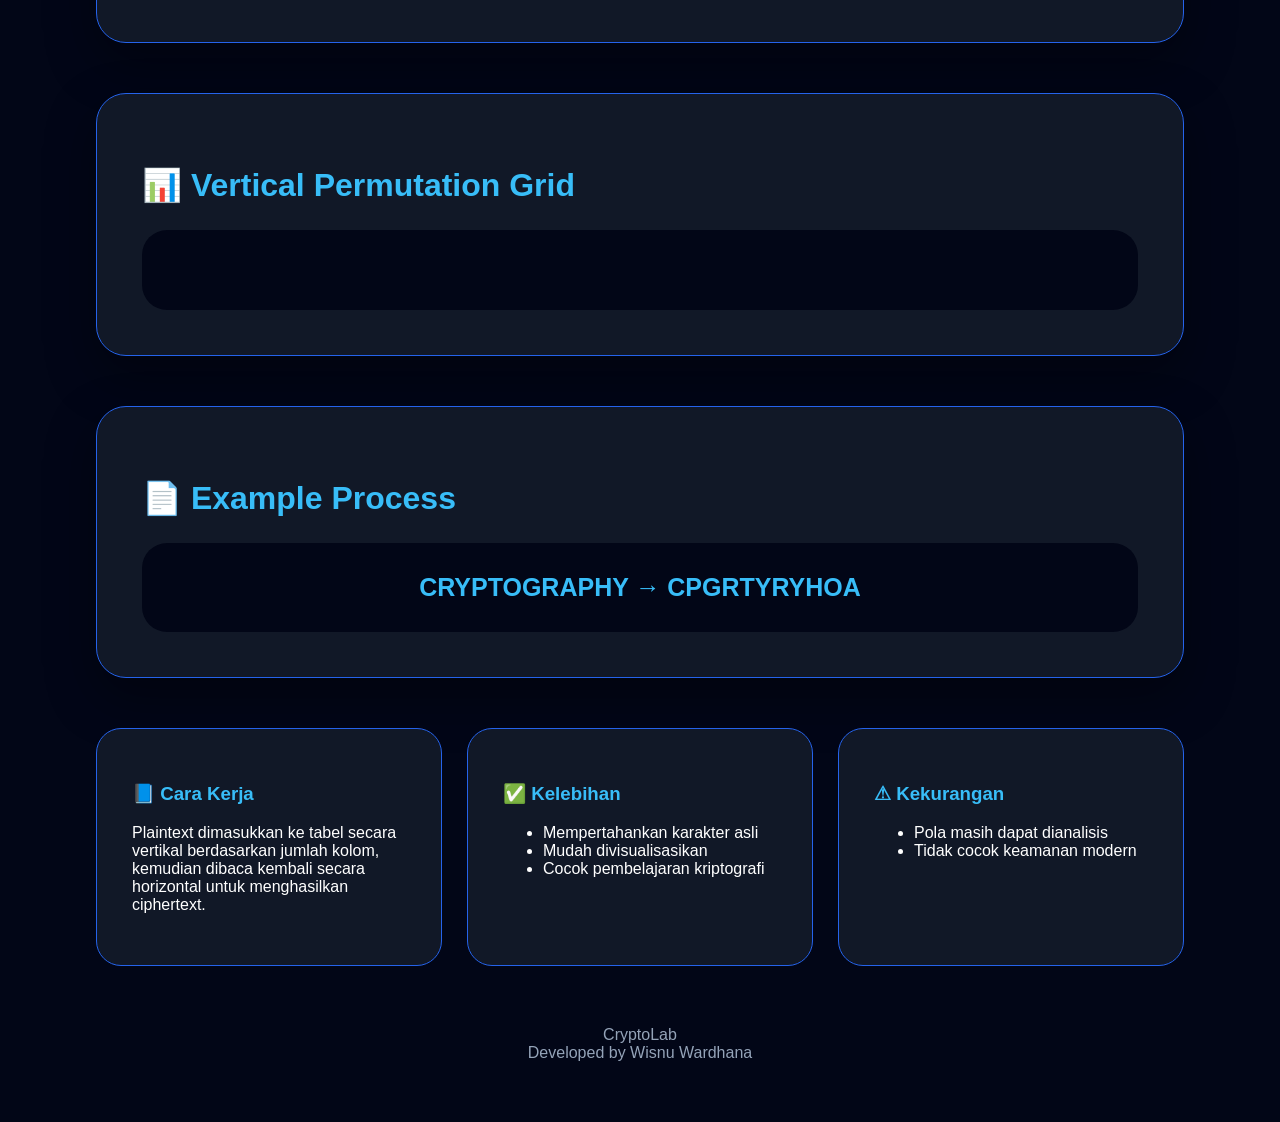
<file: vertikal.html>
<!DOCTYPE html>
<html lang="id">

<head>

<meta charset="UTF-8">

<meta name="viewport" content="width=device-width, initial-scale=1.0">


<title>
Permutasi Vertikal | CryptoLab
</title>


<link rel="stylesheet" href="vertikal.css">


</head>


<body>



<!-- NAVBAR -->

<nav>


<div class="logo">

🔐 CryptoLab

</div>



<button 
class="back-btn"
onclick="goDashboard()">

← Kembali ke Dashboard

</button>


</nav>








<!-- HERO -->

<section class="hero">


<div class="icon">

📊

</div>



<h1>

Permutasi Vertikal

</h1>



<p>

Vertical Permutation Cipher Algorithm

</p>




<div class="badge">


<span>
INTERMEDIATE
</span>


<span>
POSITION BASED
</span>


<span>
EDUCATION
</span>



</div>





<p class="desc">

Cipher yang mengubah posisi karakter dengan penyusunan vertikal berdasarkan jumlah kolom tanpa mengganti nilai huruf.

</p>



</section>









<!-- SIMULATOR -->


<section class="card">


<h2>

⚡ Vertical Permutation Simulator

</h2>



<p>

Menyusun plaintext secara vertikal kemudian membaca hasil secara horizontal.

</p>







<label>

Plain Text

</label>




<div id="counter">

Characters : 12

</div>





<textarea
id="plainText">

CRYPTOGRAPHY

</textarea>









<label>

Jumlah Kolom

</label>



<input

type="number"

id="columns"

value="3"

min="2"

max="10"

>









<div class="buttons">



<button onclick="encryptCipher()">

🔒 Encrypt

</button>





<button onclick="decryptCipher()">

🔓 Decrypt

</button>





<button onclick="swapText()">

⇄ Swap

</button>





<button onclick="copyResult()">

📋 Copy

</button>





<button onclick="downloadCipher()">

⬇ Download

</button>





<button onclick="resetCipher()">

♻ Reset

</button>



</div>







<div id="status">

Ready

</div>









<label>

Cipher Text

</label>




<textarea

id="cipherText"

placeholder="Hasil cipher muncul disini">

</textarea>



</section>









<!-- GRID -->

<section class="card">


<h2>

📊 Vertical Permutation Grid

</h2>




<div id="grid">


</div>



</section>









<!-- PROCESS -->


<section class="card">


<h2>

📄 Example Process

</h2>



<div id="process">


CRYPTOGRAPHY → CPGRTYRYHOA


</div>



</section>









<!-- INFO -->


<section class="info">



<div>


<h3>

📘 Cara Kerja

</h3>


<p>

Plaintext dimasukkan ke tabel secara vertikal berdasarkan jumlah kolom, kemudian dibaca kembali secara horizontal untuk menghasilkan ciphertext.

</p>



</div>







<div>


<h3>

✅ Kelebihan

</h3>


<ul>

<li>
Mempertahankan karakter asli
</li>

<li>
Mudah divisualisasikan
</li>

<li>
Cocok pembelajaran kriptografi
</li>

</ul>


</div>







<div>


<h3>

⚠ Kekurangan

</h3>


<ul>

<li>
Pola masih dapat dianalisis
</li>


<li>
Tidak cocok keamanan modern
</li>


</ul>



</div>



</section>









<footer>

CryptoLab

<br>

Developed by Wisnu Wardhana

</footer>








<script src="vertikal.js"></script>


</body>


</html>
</file>
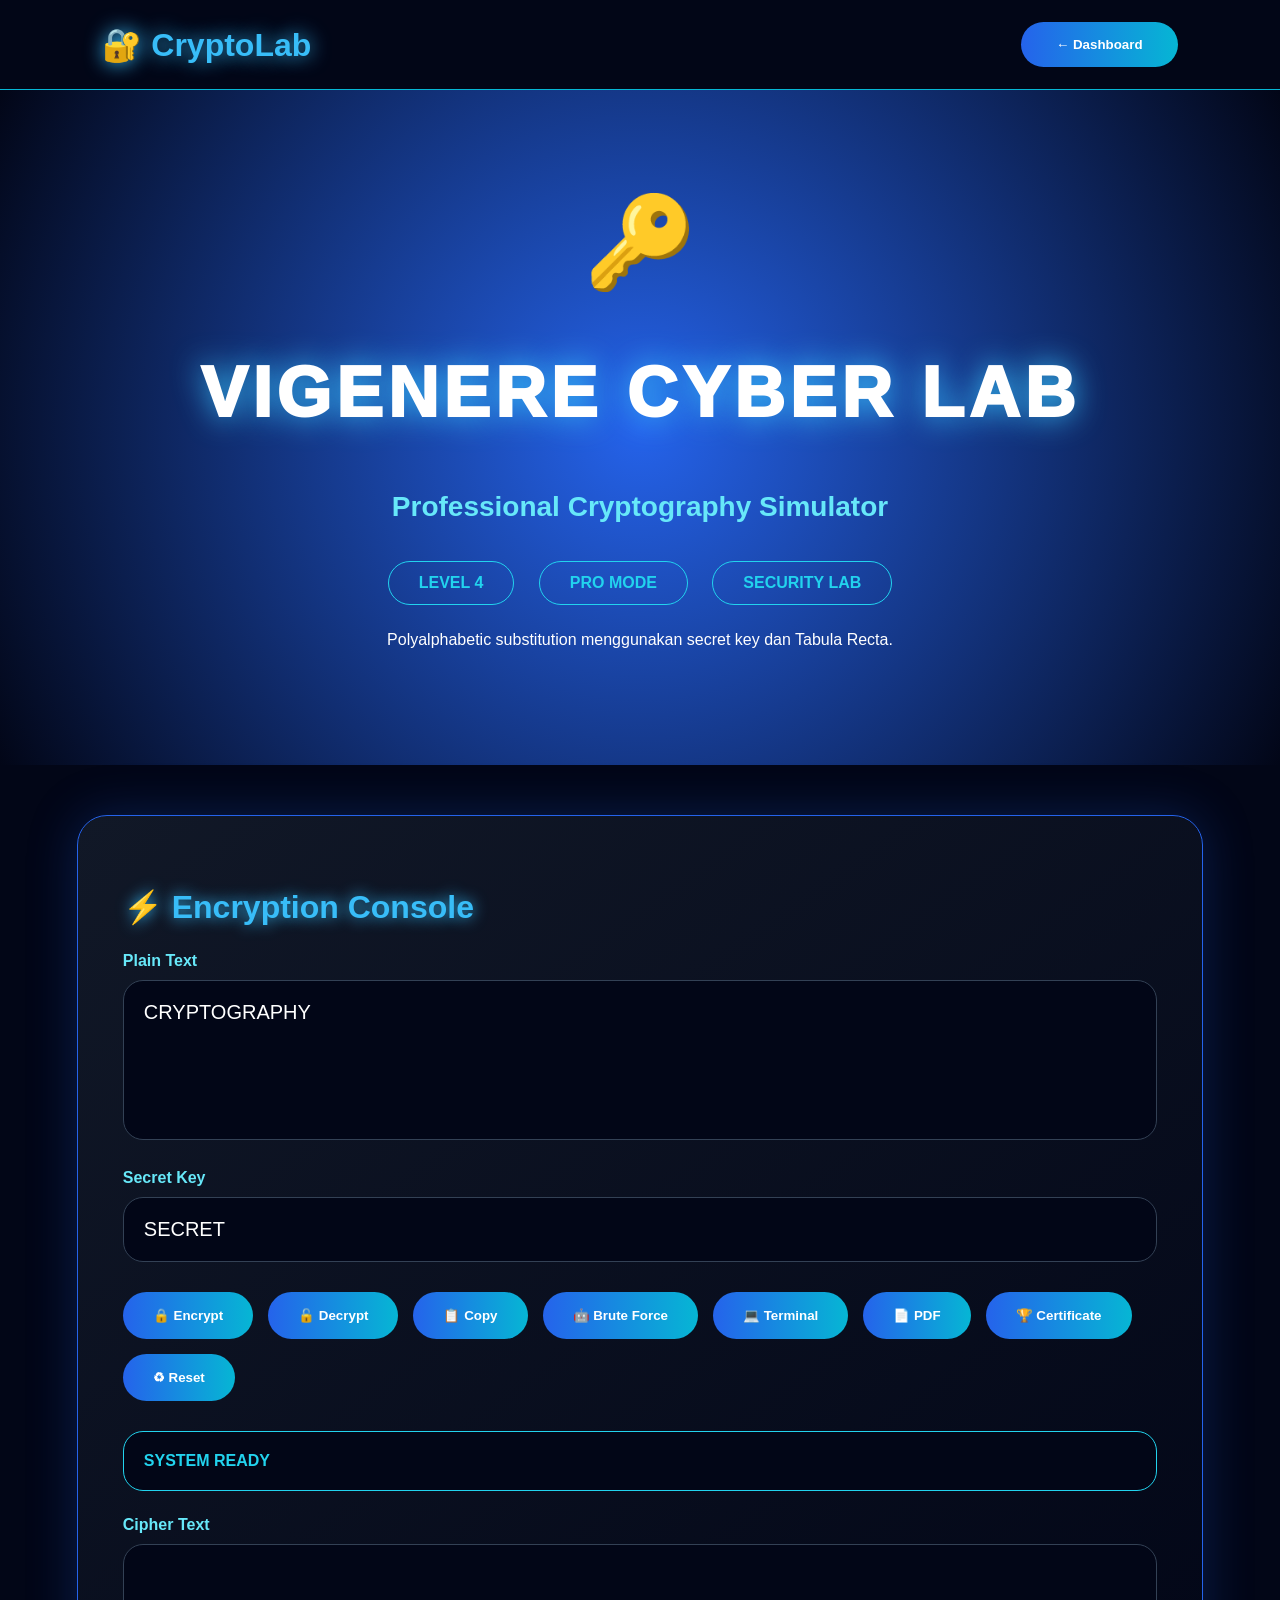
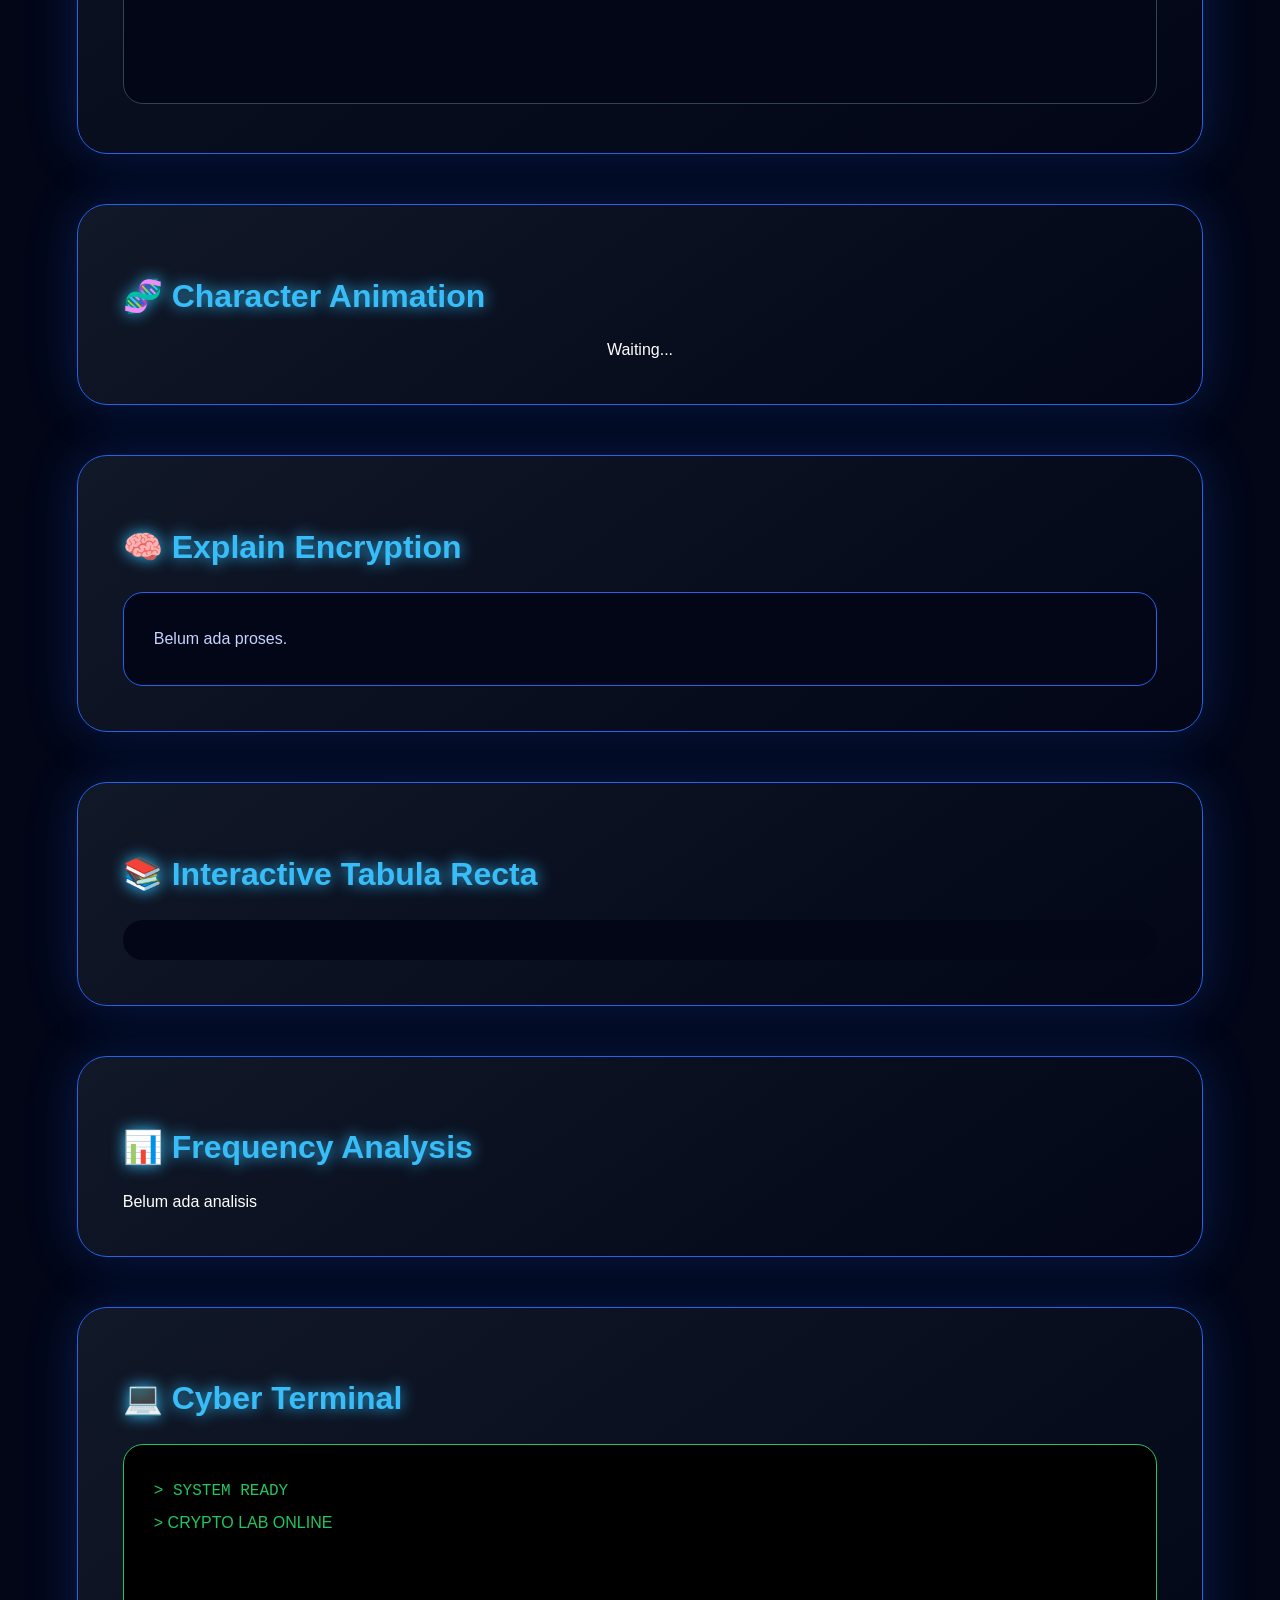
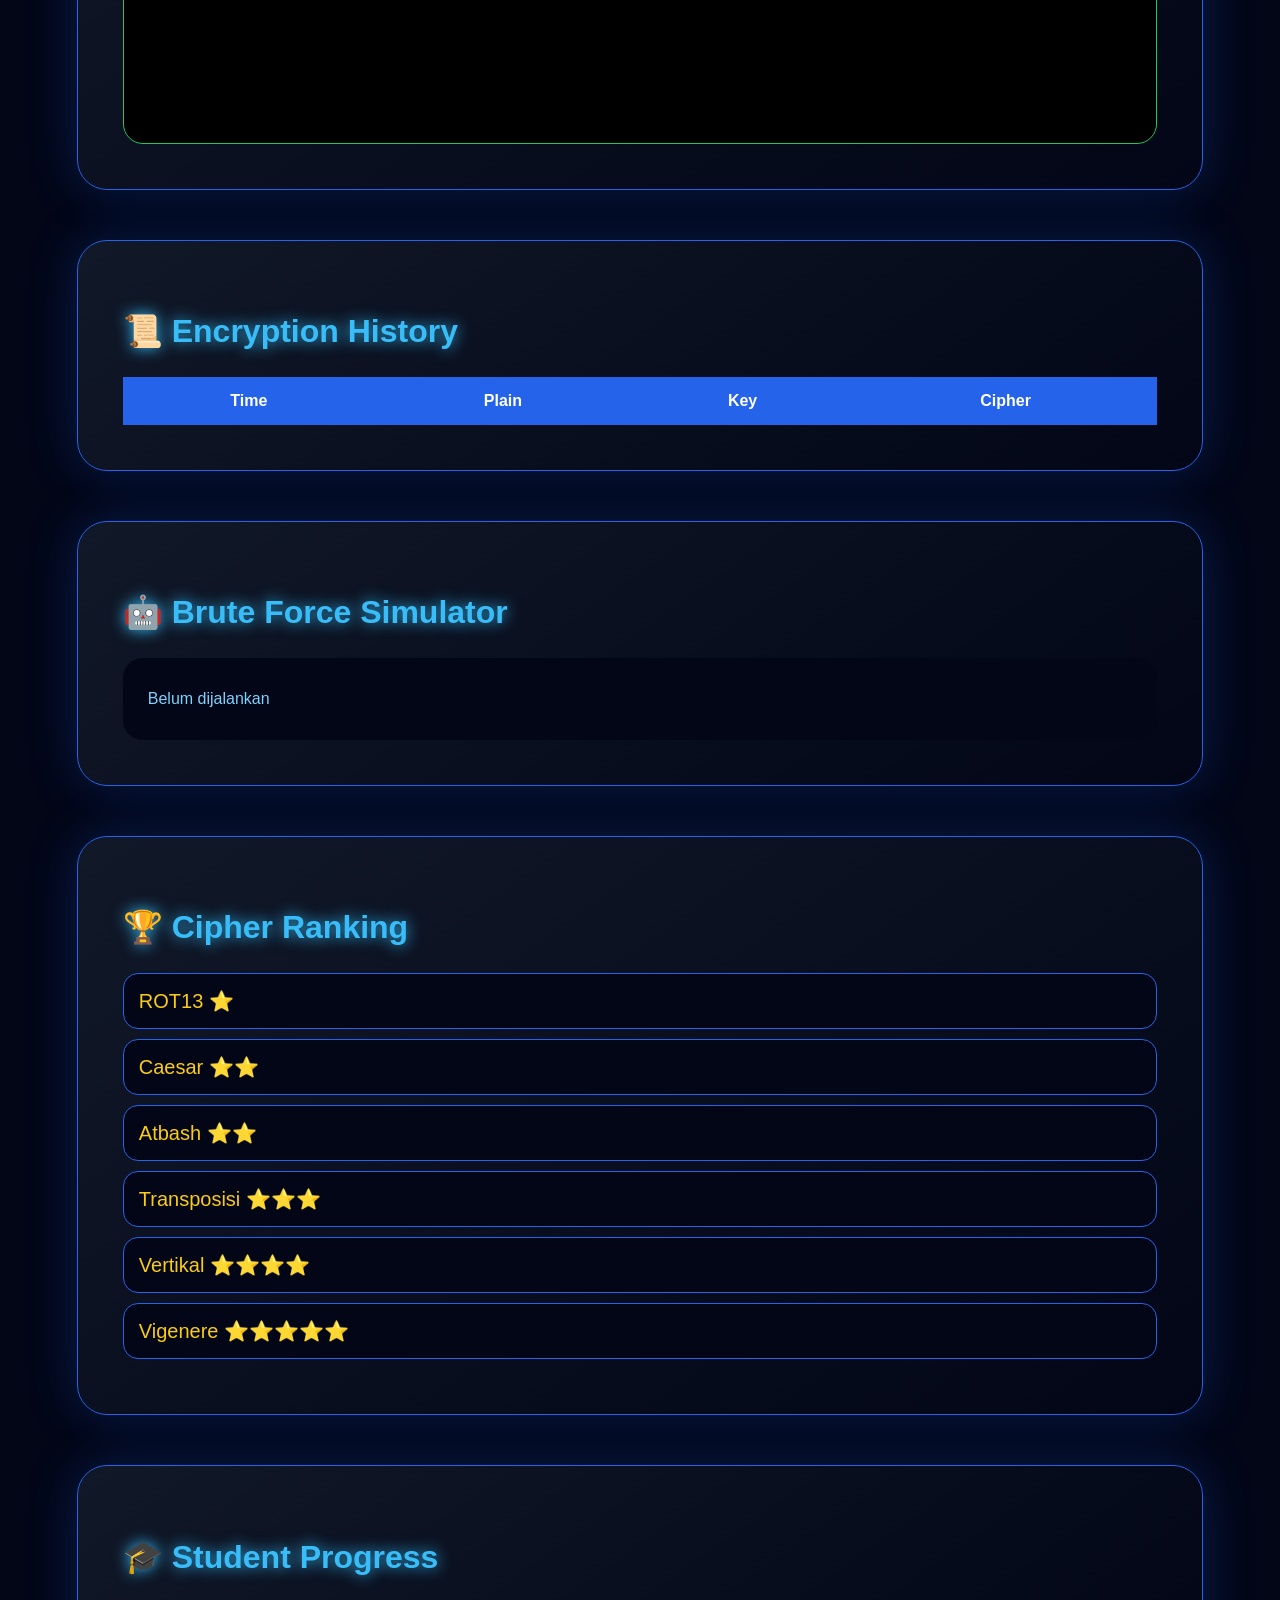
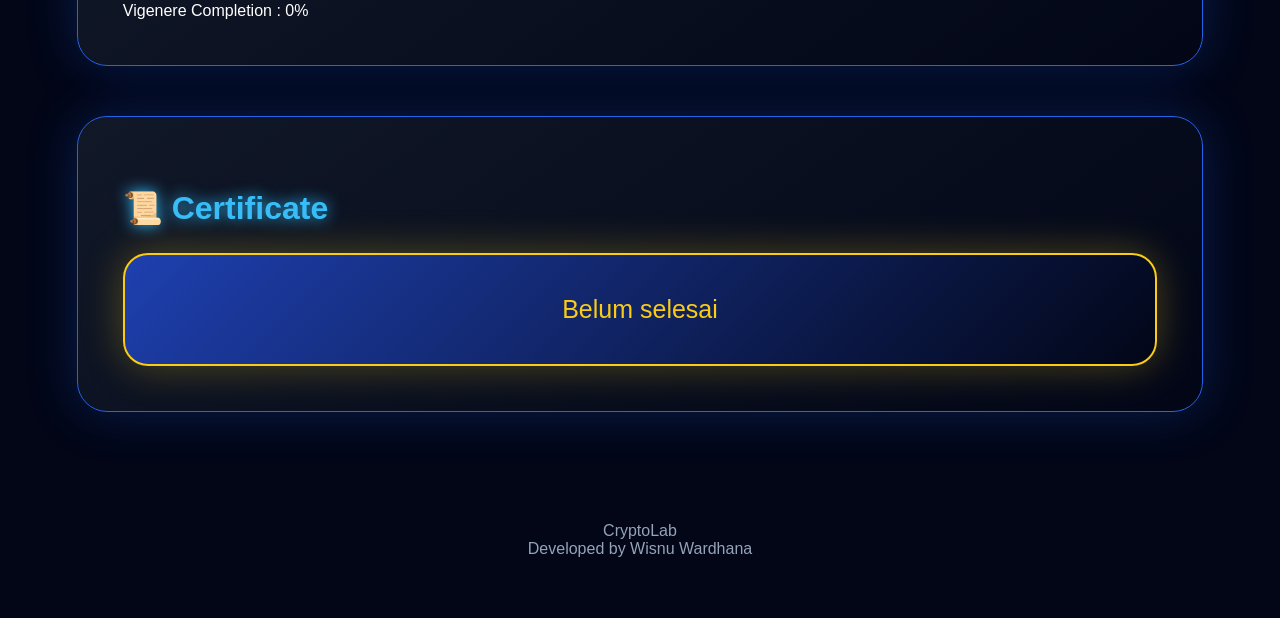
<file: vigenere.html>
<!DOCTYPE html>
<html lang="id">

<head>

<meta charset="UTF-8">

<meta name="viewport" content="width=device-width, initial-scale=1.0">


<title>
CryptoLab | Vigenere Cyber Pro
</title>


<link rel="stylesheet" href="vigenere.css">

</head>


<body>


<!-- NAVBAR -->

<nav>

<div class="logo">
🔐 CryptoLab
</div>


<button 
class="back-btn"
onclick="goDashboard()">

← Dashboard

</button>


</nav>





<!-- HERO -->

<section class="hero">


<div class="cyber-icon">
🔑
</div>


<h1>
VIGENERE CYBER LAB
</h1>


<h3>
Professional Cryptography Simulator
</h3>


<div class="badge">

<span>
LEVEL 4
</span>

<span>
PRO MODE
</span>

<span>
SECURITY LAB
</span>

</div>


<p>
Polyalphabetic substitution menggunakan secret key dan Tabula Recta.
</p>


</section>








<!-- ENCRYPTION CONSOLE -->

<section class="card">


<h2>
⚡ Encryption Console
</h2>



<label>
Plain Text
</label>


<textarea id="plainText">
CRYPTOGRAPHY
</textarea>





<label>
Secret Key
</label>


<input 
id="key"
value="SECRET"
placeholder="Masukkan key">




<div class="buttons">


<button onclick="encryptCipher()">
🔒 Encrypt
</button>


<button onclick="decryptCipher()">
🔓 Decrypt
</button>


<button onclick="copyResult()">
📋 Copy
</button>


<button onclick="bruteForce()">
🤖 Brute Force
</button>


<button onclick="terminalMode()">
💻 Terminal
</button>


<button onclick="exportPDF()">
📄 PDF
</button>


<button onclick="generateCertificate()">
🏆 Certificate
</button>


<button onclick="resetCipher()">
♻ Reset
</button>


</div>





<div id="status">
SYSTEM READY
</div>





<label>
Cipher Text
</label>


<textarea 
id="cipherText"
placeholder="Encrypted result">

</textarea>



</section>









<!-- CHARACTER ANIMATION -->


<section class="card">


<h2>
🧬 Character Animation
</h2>


<div id="characterFlow">

Waiting...

</div>


</section>









<!-- PROCESS EXPLANATION -->


<section class="card">


<h2>
🧠 Explain Encryption
</h2>


<div id="explainBox">

Belum ada proses.

</div>


</section>








<!-- TABULA RECTA -->


<section class="card">


<h2>
📚 Interactive Tabula Recta
</h2>


<div id="tabula">

</div>


</section>








<!-- FREQUENCY -->


<section class="card">


<h2>
📊 Frequency Analysis
</h2>


<div id="frequencyChart">

Belum ada analisis

</div>


</section>








<!-- TERMINAL -->


<section class="card">


<h2>
💻 Cyber Terminal
</h2>


<div id="terminal">

> SYSTEM READY

</div>


</section>








<!-- HISTORY -->


<section class="card">


<h2>
📜 Encryption History
</h2>



<table id="historyTable">


<thead>

<tr>

<th>
Time
</th>


<th>
Plain
</th>


<th>
Key
</th>


<th>
Cipher
</th>


</tr>


</thead>


<tbody>

</tbody>


</table>


</section>








<!-- BRUTE FORCE -->


<section class="card">


<h2>
🤖 Brute Force Simulator
</h2>


<div id="bruteResult">

Belum dijalankan

</div>


</section>









<!-- RANKING -->


<section class="card">


<h2>
🏆 Cipher Ranking
</h2>


<div id="ranking">

</div>


</section>








<!-- PROGRESS -->


<section class="card">


<h2>
🎓 Student Progress
</h2>


<div id="progress">

Vigenere Completion : 0%

</div>


</section>








<!-- CERTIFICATE -->


<section class="card">


<h2>
📜 Certificate
</h2>


<div id="certificate">

Belum selesai

</div>


</section>








<footer>

CryptoLab

<br>

Developed by Wisnu Wardhana

</footer>





<script src="vigenere.js"></script>


</body>

</html>
</file>
<file: style.css>
/* =========================================
   CRYPTOLAB DASHBOARD 2.0
   CYBER PREMIUM + MOBILE READY
========================================= */


*{

box-sizing:border-box;

font-family:
'Segoe UI',
sans-serif;

}



html{

scroll-behavior:smooth;

}



body{

margin:0;

background:#020617;

color:white;

overflow-x:hidden;

}





/* ==========================
NAVBAR
========================== */


nav{


height:90px;


display:flex;


justify-content:space-between;


align-items:center;


padding:0 8%;


background:#020617;


border-bottom:

1px solid #06b6d4;


box-shadow:

0 0 30px rgba(6,182,212,.4);


}



.logo{


font-size:32px;


font-weight:900;


color:#38bdf8;


text-shadow:

0 0 20px #38bdf8;


}




.nav-status{


padding:

10px 25px;


border-radius:30px;


border:

1px solid #22c55e;


color:#22c55e;


font-weight:bold;


}








/* ==========================
HERO
========================== */


.hero{


text-align:center;


padding:

100px 20px;


background:


radial-gradient(

circle,

#2563eb,

#020617

);


}




.cyber-logo{


font-size:100px;


animation:

pulse 2s infinite;


}




.hero h1{


font-size:80px;


letter-spacing:10px;


font-weight:900;


text-shadow:

0 0 40px #38bdf8;


}



.hero h2{


font-size:30px;


color:#67e8f9;


}



.hero p{


font-size:22px;


color:#c7d2fe;


}





@keyframes pulse{


50%{

transform:scale(1.15);

}


}








/* ==========================
TERMINAL
========================== */


.terminal,
#globalTerminal{


width:80%;


margin:40px auto;


background:#000;


padding:30px;


border-radius:20px;


font-family:

'Courier New',
monospace;


color:#22c55e;


line-height:2;


border:

1px solid #22c55e;


box-shadow:

0 0 40px rgba(34,197,94,.3);


overflow:auto;


}










/* ==========================
MAIN CARD
========================== */


.dashboard-card{


width:85%;


margin:

50px auto;


padding:40px;


background:


linear-gradient(

145deg,

#111827,

#020617

);


border:

1px solid #2563eb;


border-radius:30px;


box-shadow:

0 0 50px rgba(37,99,235,.25);


}




.dashboard-card h2{


font-size:32px;


color:#38bdf8;


text-shadow:

0 0 15px #38bdf8;


}










/* ==========================
PROGRESS
========================== */


.progress-box{


background:#020617;


padding:30px;


border-radius:20px;


}



.progress-bar{


height:35px;


background:#020617;


border-radius:30px;


overflow:hidden;


border:

1px solid #2563eb;


}



.progress-fill{


height:100%;


display:flex;


align-items:center;


justify-content:center;


background:


linear-gradient(

90deg,

#2563eb,

#06b6d4

);


font-weight:bold;


transition:1s;


}









/* ==========================
STAT
========================== */


.stats{


width:85%;


margin:auto;


display:grid;


grid-template-columns:

repeat(3,1fr);


gap:25px;


}



.stats div{


background:#111827;


padding:35px;


border-radius:25px;


text-align:center;


border:

1px solid #2563eb;


}



.stats h1{


font-size:40px;


color:#facc15;


}









/* ==========================
SEARCH
========================== */


input{


width:100%;


padding:20px;


background:#020617;


border:

1px solid #334155;


border-radius:20px;


color:white;


font-size:20px;


outline:none;


}



input:focus{


border-color:#38bdf8;


box-shadow:

0 0 30px rgba(56,189,248,.4);


}









/* ==========================
CIPHER LIST
========================== */


#cipherList{


display:grid;


grid-template-columns:

repeat(3,1fr);


gap:25px;


}




.cipher-card{


background:#020617;


padding:30px;


border-radius:25px;


border:

1px solid #2563eb;


transition:.3s;


}



.cipher-card:hover{


transform:

translateY(-10px);


box-shadow:

0 0 40px #2563eb;


}



.cipher-card h3{


color:#67e8f9;


}



.cipher-card a{


display:inline-block;


margin-top:20px;


padding:12px 25px;


background:


linear-gradient(

90deg,

#2563eb,

#06b6d4

);


border-radius:30px;


color:white;


text-decoration:none;


font-weight:bold;


}



.completed{


border:

2px solid #facc15;


}









/* ==========================
ACHIEVEMENT
========================== */


.achievement{


display:grid;


grid-template-columns:

repeat(3,1fr);


gap:20px;


}



.achievement div{


background:#020617;


padding:30px;


border-radius:20px;


text-align:center;


font-size:22px;


border:

1px solid #facc15;


color:#facc15;


}









/* ==========================
FOOTER
========================== */


footer{


text-align:center;


padding:60px;


color:#94a3b8;


}









/* =================================================
   TABLET
================================================= */


@media(max-width:900px){



.hero h1{


font-size:45px;


}



.stats{


grid-template-columns:1fr;


}



#cipherList{


grid-template-columns:1fr;


}



.achievement{


grid-template-columns:1fr;


}



.dashboard-card{


width:95%;


}



.terminal,
#globalTerminal{


width:95%;


}


}









/* =================================================
   MOBILE PHONE FINAL
================================================= */


@media(max-width:600px){



body{

overflow-x:hidden;

}




nav{


height:75px;


padding:

0 15px;


}



.logo{


font-size:22px;


}




.nav-status{


font-size:11px;


padding:

8px 12px;


}




.hero{


padding:

50px 15px;


}



.cyber-logo{


font-size:70px;


}



.hero h1{


font-size:32px;


letter-spacing:3px;


}



.hero h2{


font-size:20px;


}



.hero p{


font-size:16px;


}






.terminal,
#globalTerminal{


width:100%;


padding:20px;


font-size:13px;


}




.dashboard-card{


width:95%;


padding:20px;


margin:

25px auto;


}



.dashboard-card h2{


font-size:22px;


}




.progress-box{


padding:20px;


}



.progress-bar{


height:25px;


}




.stats{


width:95%;


}



.stats div{


padding:20px;


}




.stats h1{


font-size:30px;


}




input{


font-size:16px;


padding:15px;


}




.cipher-card{


padding:20px;


}




.cipher-card a{


padding:

10px 20px;


font-size:14px;


}



.achievement div{


font-size:18px;


padding:20px;


}



footer{


padding:30px;


font-size:13px;


}



}
</file>
<file: atbash.css>
/* ===================================
      CryptoLab Atbash Cipher
      Premium CSS V1
=================================== */



*{

margin:0;

padding:0;

box-sizing:border-box;

font-family:
"Inter",
"Segoe UI",
sans-serif;

}




body{


background:

radial-gradient(
circle at top,
#1e40af,
#020617 50%
);


color:white;

min-height:100vh;


}







/* ================= NAVBAR ================= */


.navbar{


height:70px;


display:flex;


justify-content:space-between;


align-items:center;


padding:

0 8%;


background:

rgba(2,6,23,.9);


border-bottom:

1px solid #2563eb;


position:sticky;


top:0;


z-index:10;


backdrop-filter:

blur(15px);


}




.brand{


font-size:23px;


font-weight:800;


color:#38bdf8;


}






.back-btn{


text-decoration:none;


color:white;


background:

linear-gradient(
135deg,
#2563eb,
#06b6d4
);


padding:

11px 22px;


border-radius:30px;


font-size:14px;


transition:.3s;


}




.back-btn:hover{


transform:

translateY(-3px);


box-shadow:

0 0 20px #38bdf8;


}









/* ================= HERO ================= */


.hero{


text-align:center;


padding:

45px 20px;


background:


linear-gradient(
135deg,
#2563eb,
#0f172a
);


}





.hero-icon{


font-size:55px;


margin-bottom:15px;


}





.hero h1{


font-size:42px;


font-weight:900;


}



.subtitle{


margin-top:10px;


color:#7dd3fc;


font-size:18px;


}







.badges{


display:flex;


justify-content:center;


gap:15px;


flex-wrap:wrap;


margin:

25px 0;


}



.badges span{


padding:

8px 18px;


border-radius:30px;


background:

rgba(15,23,42,.8);


border:

1px solid #38bdf8;


color:#38bdf8;


font-size:12px;


font-weight:bold;


}





.hero-text{


color:#cbd5e1;


}









/* ================= CONTAINER ================= */


.container{


width:85%;


margin:

35px auto;


}









/* ================= CARD ================= */


.card{


background:

rgba(15,23,42,.9);


border:

1px solid #1d4ed8;


border-radius:25px;


padding:

30px;


box-shadow:

0 20px 50px rgba(0,0,0,.35);


}




.card h2{


font-size:23px;


margin-bottom:15px;


}




.card p{


color:#94a3b8;


margin-bottom:20px;


}









/* ================= TEXTAREA ================= */


textarea{


width:100%;


height:120px;


background:#020617;


border:

1px solid #334155;


border-radius:18px;


padding:

18px;


font-size:16px;


color:white;


resize:none;


outline:none;


}




textarea:focus{


border-color:#38bdf8;


box-shadow:

0 0 20px rgba(56,189,248,.3);


}






label{


display:block;


font-weight:bold;


color:#38bdf8;


margin-bottom:10px;


}








/* ================= BUTTON ================= */


.button-area{


display:flex;


gap:12px;


flex-wrap:wrap;


margin:

25px 0;


}



button{


padding:

12px 22px;


border:none;


border-radius:30px;


background:

linear-gradient(
135deg,
#2563eb,
#06b6d4
);


color:white;


font-weight:bold;


cursor:pointer;


transition:.3s;


}




button:hover{


transform:

translateY(-4px);


box-shadow:

0 0 20px #38bdf8;


}









/* ================= VISUAL ================= */



.visual-box{


background:#020617;


padding:

35px;


border-radius:20px;


text-align:center;


}





.visual-box h4{


color:#94a3b8;


margin-bottom:20px;


}





.alphabet{


font-size:

27px;


font-weight:900;


letter-spacing:8px;


word-break:break-word;


}





.blue{


color:#38bdf8;


}






.arrow{


font-size:

22px;


letter-spacing:

8px;


color:#facc15;


margin:

25px 0;


}






.visual-box p{


margin-top:25px;


color:#cbd5e1;


}









/* ================= MAPPING ================= */



.mapping-grid{


display:grid;


grid-template-columns:

repeat(3,1fr);


gap:

15px;


}





.mapping-grid div{


background:

#020617;


border:

1px solid #334155;


padding:

18px;


border-radius:15px;


font-size:20px;


font-weight:800;


text-align:center;


color:#38bdf8;


transition:.3s;


}





.mapping-grid div:hover{


transform:

translateY(-5px);


border-color:#38bdf8;


box-shadow:

0 0 20px rgba(56,189,248,.3);


}









/* ================= EXAMPLE ================= */


.example{


display:grid;


grid-template-columns:

1fr 1fr 1fr;


gap:

25px;


align-items:center;


text-align:center;


}



.example strong{


font-size:

35px;


display:block;


margin-top:15px;


}






.process{


background:#020617;


padding:

25px;


border-radius:20px;


color:#38bdf8;


font-size:18px;


line-height:2;


}









/* ================= INFO ================= */


.info{


width:85%;


margin:

40px auto;


display:grid;


grid-template-columns:

repeat(3,1fr);


gap:

25px;


}





.info div{


background:

rgba(15,23,42,.9);


border:

1px solid #1d4ed8;


padding:

25px;


border-radius:

20px;


}




.info h3{


color:#38bdf8;


margin-bottom:15px;


}



.info li{


margin:

8px 0;


}









/* ================= FOOTER ================= */



footer{


text-align:center;


padding:

40px;


color:#94a3b8;


}









/* ================= RESPONSIVE ================= */



@media(max-width:900px){



.container,
.info{


width:92%;


}



.mapping-grid{


grid-template-columns:

repeat(2,1fr);


}




.example{


grid-template-columns:

1fr;


}



.alphabet{


font-size:

18px;


letter-spacing:

3px;


}



.hero h1{


font-size:

34px;


}


}
</file>
<file: caesar.css>
/* ===================================
      CryptoLab Caesar Cipher
      Premium CSS V1
=================================== */


*{

margin:0;

padding:0;

box-sizing:border-box;

font-family:
"Inter",
"Segoe UI",
sans-serif;

}



body{

background:

radial-gradient(
circle at top,
#1e40af,
#020617 50%
);


color:white;

min-height:100vh;


}



/* ================= NAVBAR ================= */


.navbar{


height:70px;


display:flex;


justify-content:space-between;


align-items:center;


padding:

0 8%;


background:

rgba(2,6,23,.9);


border-bottom:

1px solid #2563eb;


position:sticky;


top:0;


z-index:10;


backdrop-filter:

blur(15px);


}



.brand{


font-size:23px;


font-weight:800;


color:#38bdf8;


}




.back-btn{


text-decoration:none;


color:white;


background:

linear-gradient(
135deg,
#2563eb,
#06b6d4
);


padding:

11px 22px;


border-radius:30px;


font-size:14px;


transition:.3s;


}



.back-btn:hover{


transform:

translateY(-3px);


box-shadow:

0 0 20px #38bdf8;


}








/* ================= HERO ================= */


.hero{


text-align:center;


padding:

45px 20px;


background:


linear-gradient(
135deg,
#2563eb,
#0f172a
);


}



.hero-icon{


font-size:55px;


margin-bottom:15px;


}



.hero h1{


font-size:42px;


font-weight:900;


}



.subtitle{


margin-top:10px;


color:#7dd3fc;


font-size:18px;


}




.badges{


display:flex;


justify-content:center;


gap:15px;


margin:

25px 0;


flex-wrap:wrap;


}



.badges span{


padding:

8px 18px;


border-radius:30px;


border:

1px solid #38bdf8;


background:

rgba(15,23,42,.8);


color:#38bdf8;


font-size:12px;


font-weight:bold;


}




.hero-text{


color:#cbd5e1;


}











/* ================= CONTAINER ================= */


.container{


width:85%;


margin:

35px auto;


}









/* ================= CARD ================= */



.card{


background:

rgba(15,23,42,.9);


border:

1px solid #1d4ed8;


border-radius:

25px;


padding:

30px;


box-shadow:


0 20px 50px rgba(0,0,0,.35);


}




.card h2{


font-size:23px;


margin-bottom:15px;


}



.card p{


color:#94a3b8;


margin-bottom:20px;


}








/* ================= TEXTAREA ================= */



textarea{


width:100%;


height:120px;


background:#020617;


border:

1px solid #334155;


border-radius:18px;


padding:

18px;


font-size:16px;


color:white;


resize:none;


outline:none;


}



textarea:focus{


border-color:#38bdf8;


box-shadow:

0 0 20px rgba(56,189,248,.3);


}





label{


display:block;


color:#38bdf8;


font-weight:bold;


margin-bottom:10px;


}









/* ================= RANGE ================= */


.key-box{


margin-top:25px;


}



input[type="range"]{


width:100%;


height:8px;


accent-color:#38bdf8;


cursor:pointer;


}



#shiftValue{


color:#facc15;


font-size:22px;


}



.range-info{


display:flex;


justify-content:space-between;


color:#94a3b8;


font-size:13px;


margin-top:8px;


}









/* ================= BUTTON ================= */


.button-area{


display:flex;


gap:12px;


flex-wrap:wrap;


margin:

25px 0;


}



button{


padding:

12px 22px;


border:none;


border-radius:30px;


background:

linear-gradient(
135deg,
#2563eb,
#06b6d4
);


color:white;


font-weight:700;


cursor:pointer;


transition:.3s;


}



button:hover{


transform:

translateY(-4px);


box-shadow:

0 0 20px #38bdf8;


}









/* ================= VISUAL ================= */



.visual-box{


background:#020617;


padding:

35px;


border-radius:

20px;


text-align:center;


}



.visual-box h4{


color:#94a3b8;


margin-bottom:20px;


}



.alphabet{


font-size:28px;


font-weight:900;


letter-spacing:8px;


word-break:break-word;


}



.blue{


color:#38bdf8;


}



.shift-display{


font-size:28px;


font-weight:900;


color:#facc15;


margin:

25px 0;


}



.line{


font-size:22px;


color:#facc15;


letter-spacing:8px;


}









/* ================= MAPPING ================= */



.mapping-grid{


display:grid;


grid-template-columns:

repeat(4,1fr);


gap:

15px;


}



.mapping-grid div{


background:#020617;


border:

1px solid #334155;


padding:

18px;


border-radius:15px;


text-align:center;


font-size:20px;


font-weight:bold;


color:#38bdf8;


transition:.3s;


}



.mapping-grid div:hover{


border-color:#38bdf8;


transform:

translateY(-5px);


box-shadow:

0 0 15px rgba(56,189,248,.3);


}









/* ================= EXAMPLE ================= */



.example{


display:grid;


grid-template-columns:

1fr 1fr 1fr;


gap:25px;


align-items:center;


text-align:center;


}



.example strong{


display:block;


font-size:35px;


margin-top:15px;


}



.process{


background:#020617;


padding:

25px;


border-radius:20px;


color:#38bdf8;


line-height:2;


font-size:18px;


}










/* ================= INFO ================= */



.info{


width:85%;


margin:

40px auto;


display:grid;


grid-template-columns:

repeat(3,1fr);


gap:25px;


}



.info div{


background:

rgba(15,23,42,.9);


padding:

25px;


border-radius:20px;


border:

1px solid #1d4ed8;


}



.info h3{


color:#38bdf8;


margin-bottom:15px;


}



.info li{


margin:

8px 0;


}











/* ================= FOOTER ================= */



footer{


text-align:center;


padding:

40px;


color:#94a3b8;


}











/* ================= RESPONSIVE ================= */



@media(max-width:900px){


.container,
.info{


width:92%;


}



.mapping-grid{


grid-template-columns:

repeat(2,1fr);


}



.example{


grid-template-columns:

1fr;


}



.alphabet{


font-size:18px;


letter-spacing:3px;


}



.hero h1{


font-size:34px;


}


}
</file>
<file: rot13.css>
/* =====================================
        CryptoLab ROT13 PREMIUM V2
        Developed by Wisnu Wardhana
===================================== */



*{

margin:0;

padding:0;

box-sizing:border-box;

font-family:
"Inter",
"Segoe UI",
sans-serif;

}



body{


background:

radial-gradient(
circle at top,
#1e40af,
#020617 45%
);


color:white;

min-height:100vh;


}





/* ================= NAVBAR ================= */


.navbar{


height:70px;


display:flex;


align-items:center;


justify-content:space-between;


padding:

0 8%;


background:

rgba(2,6,23,.9);


border-bottom:

1px solid #2563eb;


position:sticky;


top:0;


z-index:10;


backdrop-filter:

blur(15px);


}




.brand{


font-size:22px;


font-weight:800;


color:#38bdf8;


}





.back-btn{


text-decoration:none;


color:white;


background:

linear-gradient(
135deg,
#2563eb,
#06b6d4
);


padding:

10px 22px;


border-radius:30px;


font-size:14px;


transition:.3s;


}


.back-btn:hover{


transform:

translateY(-3px);


box-shadow:

0 0 20px #38bdf8;


}









/* ================= HERO ================= */



.hero{


text-align:center;


padding:

45px 20px;


background:

linear-gradient(
135deg,
#2563eb,
#0f172a
);


}




.hero-icon{


font-size:55px;


margin-bottom:15px;


}



.hero h1{


font-size:42px;


font-weight:900;


margin-bottom:8px;


}



.subtitle{


color:#7dd3fc;


font-size:18px;


}





.badges{


display:flex;


justify-content:center;


gap:15px;


margin:

25px 0;


}



.badges span{


padding:

8px 18px;


border-radius:30px;


font-size:12px;


font-weight:bold;


background:

rgba(15,23,42,.8);


border:

1px solid #38bdf8;


color:#38bdf8;


}




.hero-text{


color:#cbd5e1;


}





/* ================= CONTAINER ================= */



.container{


width:85%;


margin:

35px auto;


}





/* ================= CARD ================= */



.card{


background:

rgba(15,23,42,.9);


border:

1px solid #1d4ed8;


border-radius:25px;


padding:

30px;


box-shadow:

0 20px 50px rgba(0,0,0,.35);


}



.card h2{


font-size:22px;


margin-bottom:15px;


}



.card p{


color:#94a3b8;


font-size:14px;


}









/* ================= INPUT ================= */


.input-box,
.output-box{


margin-top:25px;


}



label{


display:block;


font-weight:700;


margin-bottom:10px;


color:#38bdf8;


}





textarea{


width:100%;


height:120px;


background:

#020617;


border:

1px solid #334155;


border-radius:18px;


padding:

18px;


font-size:16px;


color:white;


resize:none;


outline:none;


}



textarea:focus{


border-color:#38bdf8;


box-shadow:

0 0 20px rgba(56,189,248,.3);


}








/* ================= BUTTON ================= */



.button-area{


display:flex;


flex-wrap:wrap;


gap:12px;


margin:

20px 0;


}



button{


border:none;


padding:

12px 22px;


border-radius:30px;


cursor:pointer;


font-weight:700;


color:white;


background:

linear-gradient(
135deg,
#2563eb,
#06b6d4
);


transition:.3s;


}



button:hover{


transform:

translateY(-4px);


box-shadow:

0 0 20px #38bdf8;


}








/* ================= VISUAL ================= */



.visual-box{


background:#020617;


padding:

35px;


border-radius:20px;


text-align:center;


margin-top:20px;


}




.visual-box h4{


color:#94a3b8;


margin-bottom:20px;


}



.alphabet{


font-size:28px;


font-weight:900;


letter-spacing:8px;


}



.blue{


color:#38bdf8;


}



.shift{


font-size:30px;


font-weight:900;


color:#facc15;


margin:

25px 0;


}



.line{


font-size:20px;


color:#facc15;


letter-spacing:12px;


margin-bottom:25px;


}










/* ================= MAPPING ================= */



.mapping-grid{


display:grid;


grid-template-columns:

repeat(3,1fr);


gap:15px;


margin-top:25px;


}



.mapping-grid div{


background:

#020617;


padding:

18px;


border-radius:15px;


text-align:center;


font-size:20px;


font-weight:800;


border:

1px solid #334155;


color:#38bdf8;


transition:.3s;


}



.mapping-grid div:hover{


transform:

translateY(-5px);


border-color:#38bdf8;


box-shadow:

0 0 20px rgba(56,189,248,.3);


}











/* ================= EXAMPLE ================= */



.example{


display:grid;


grid-template-columns:

1fr 1fr 1fr;


gap:25px;


align-items:center;


text-align:center;


margin-top:30px;


}



.example strong{


font-size:35px;


display:block;


margin-top:15px;


}




.process{


background:#020617;


padding:

25px;


border-radius:18px;


color:#38bdf8;


line-height:2;


font-size:18px;


}











/* ================= INFO ================= */



.info{


width:85%;


margin:

40px auto;


display:grid;


grid-template-columns:

repeat(3,1fr);


gap:25px;


}



.info div{


background:

rgba(15,23,42,.9);


border:

1px solid #1d4ed8;


padding:

25px;


border-radius:20px;


}



.info h3{


color:#38bdf8;


margin-bottom:15px;


}



.info li{


margin:

8px 0;


}










/* ================= FOOTER ================= */



footer{


text-align:center;


padding:

40px;


color:#94a3b8;


}








/* ================= ANIMATION ================= */



textarea{


animation:

fade .5s;


}




@keyframes fade{


from{


opacity:0;


transform:

translateY(10px);


}


to{


opacity:1;


transform:

translateY(0);


}


}











/* ================= RESPONSIVE ================= */



@media(max-width:900px){



.hero h1{

font-size:32px;

}



.container,
.info{


width:92%;


}



.mapping-grid{


grid-template-columns:

repeat(2,1fr);


}



.example{


grid-template-columns:

1fr;


}



.alphabet{


font-size:18px;


letter-spacing:3px;


}



.badges{


flex-wrap:wrap;


}



}
</file>
<file: transposisi.css>
/* =========================================
   CRYPTOLAB
   TRANSPOSITION CIPHER
   PREMIUM FINAL CSS
========================================= */


*{
box-sizing:border-box;
font-family:'Segoe UI',sans-serif;
}



body{

margin:0;

background:#020617;

color:white;

overflow-x:hidden;

}






/* ================= NAVBAR ================= */


nav{

height:90px;

display:flex;

justify-content:space-between;

align-items:center;

padding:0 8%;

background:#020617;

border-bottom:1px solid #2563eb;

}



.logo{

font-size:30px;

font-weight:900;

color:#38bdf8;

letter-spacing:1px;

}





.back-btn{

border:none;

padding:15px 35px;

border-radius:40px;

background:

linear-gradient(
90deg,
#2563eb,
#06b6d4
);


color:white;

font-size:16px;

font-weight:800;

cursor:pointer;

transition:.3s;

}



.back-btn:hover{

transform:translateY(-3px);

box-shadow:

0 10px 30px
rgba(6,182,212,.4);

}







/* ================= HERO ================= */


.hero{

text-align:center;

padding:90px 20px;


background:

linear-gradient(
135deg,
#2563eb,
#020617
);


}



.icon{

font-size:75px;

}



.hero h1{

font-size:65px;

font-weight:900;

margin:20px 0;

}



.hero p{

font-size:25px;

color:#7dd3fc;

}



.badge span{


display:inline-block;


padding:

12px 30px;


border:

1px solid #38bdf8;


border-radius:40px;


margin:10px;


color:#38bdf8;


font-weight:700;

}



.desc{

font-size:18px!important;

color:white!important;

}









/* ================= CARD ================= */


.card{

width:85%;

margin:50px auto;

padding:45px;


background:#111827;


border:

1px solid #2563eb;


border-radius:30px;


box-shadow:

0 20px 50px
rgba(0,0,0,.35);

}




.card h2{

font-size:32px;

color:#38bdf8;

}



.card p{

font-size:17px;

}







/* ================= FORM ================= */


label{

display:block;

margin-top:25px;

margin-bottom:10px;


font-weight:800;

color:#7dd3fc;

}



#counter{

color:#cbd5e1;

margin-bottom:10px;

font-size:15px;

}





textarea{


width:100%;


height:160px;


background:#020617;


border:

1px solid #334155;


border-radius:20px;


padding:20px;


color:white;


font-size:20px;


resize:none;


outline:none;


transition:.3s;


}



textarea:focus{

border-color:#38bdf8;


box-shadow:

0 0 20px
rgba(56,189,248,.35);

}





input{

background:#020617;

color:white;

border:

1px solid #334155;


padding:15px;


border-radius:15px;


font-size:18px;


width:150px;

}









/* ================= BUTTON ================= */


.buttons{


display:flex;


gap:15px;


flex-wrap:wrap;


margin:35px 0;


}




.buttons button{


padding:

16px 28px;


border:none;


border-radius:40px;


background:

linear-gradient(
90deg,
#2563eb,
#06b6d4
);


color:white;


font-weight:800;


cursor:pointer;


font-size:15px;


transition:.3s;


}



.buttons button:hover{


transform:

translateY(-4px);


box-shadow:

0 10px 30px
rgba(6,182,212,.4);


}









/* ================= STATUS ================= */


#status{


background:#020617;


padding:18px;


border-radius:18px;


color:#38bdf8;


font-weight:800;


margin-bottom:25px;


}









/* ================= GRID ================= */



#grid{


display:grid;


gap:12px;


justify-content:center;


align-items:center;


background:#020617;


padding:40px;


border-radius:25px;


overflow:auto;


}







.cell{


width:60px;


height:60px;


display:flex;


align-items:center;


justify-content:center;


background:


linear-gradient(

135deg,

#2563eb,

#1d4ed8

);


color:white;


font-size:24px;


font-weight:900;


border-radius:15px;



box-shadow:

0 10px 25px
rgba(0,0,0,.4);



animation:

pop .35s ease;


}



.cell:hover{


transform:

translateY(-8px)
scale(1.1);


}




@keyframes pop{


0%{

transform:scale(0);

opacity:0;

}



100%{

transform:scale(1);

opacity:1;

}


}









/* ================= PROCESS ================= */


#process{


background:#020617;


padding:30px;


border-radius:25px;


text-align:center;


font-size:25px;


font-weight:700;


color:#38bdf8;


}









/* ================= INFO ================= */


.info{


width:85%;


margin:auto;


display:grid;


grid-template-columns:

repeat(3,1fr);


gap:25px;


}



.info div{


background:#111827;


padding:35px;


border-radius:25px;


border:

1px solid #2563eb;


}



.info h3{


color:#38bdf8;


font-size:22px;


}









/* ================= FOOTER ================= */


footer{


text-align:center;


padding:60px;


color:#94a3b8;


}









/* ================= RESPONSIVE ================= */


@media(max-width:900px){



.hero h1{

font-size:42px;

}



.card{

width:95%;

padding:25px;

}



.info{

grid-template-columns:1fr;

}



nav{

padding:0 5%;

}



.logo{

font-size:24px;

}



.back-btn{

padding:

12px 20px;

}


}
</file>
<file: vertikal.css>
/* =========================================
   CRYPTOLAB
   VERTICAL PERMUTATION CIPHER
   PREMIUM FINAL CSS
========================================= */


*{

box-sizing:border-box;

font-family:'Segoe UI',sans-serif;

}




body{

margin:0;

background:#020617;

color:white;

overflow-x:hidden;

}






/* ================= NAVBAR ================= */


nav{

height:90px;

display:flex;

justify-content:space-between;

align-items:center;

padding:0 8%;

background:#020617;

border-bottom:1px solid #2563eb;

}




.logo{

font-size:30px;

font-weight:900;

color:#38bdf8;

}





.back-btn{


background:

linear-gradient(
90deg,
#2563eb,
#06b6d4
);


border:none;

padding:

15px 35px;


border-radius:40px;


color:white;


font-size:16px;


font-weight:800;


cursor:pointer;


transition:.3s;


}



.back-btn:hover{


transform:

translateY(-4px);



box-shadow:

0 10px 30px
rgba(6,182,212,.4);



}










/* ================= HERO ================= */



.hero{


text-align:center;


padding:

90px 20px;



background:


linear-gradient(

135deg,

#2563eb,

#020617

);



}



.icon{


font-size:75px;


}



.hero h1{


font-size:65px;


font-weight:900;


margin:20px;


}




.hero p{


font-size:25px;


color:#7dd3fc;


}





.badge span{


display:inline-block;


padding:

12px 30px;



border:

1px solid #38bdf8;



border-radius:40px;



margin:10px;



color:#38bdf8;



font-weight:700;



}



.desc{


font-size:18px!important;


color:white!important;


}









/* ================= CARD ================= */



.card{


width:85%;


margin:

50px auto;



padding:

45px;



background:#111827;



border:

1px solid #2563eb;



border-radius:30px;



box-shadow:


0 20px 50px
rgba(0,0,0,.35);


}





.card h2{


font-size:32px;


color:#38bdf8;


}








/* ================= INPUT ================= */


label{


display:block;


margin-top:25px;


margin-bottom:10px;



font-weight:800;



color:#7dd3fc;


}




#counter{


color:#cbd5e1;


margin-bottom:10px;


}




textarea{


width:100%;



height:160px;



background:#020617;



border:

1px solid #334155;



border-radius:20px;



padding:20px;



font-size:20px;



color:white;



resize:none;



outline:none;


}



textarea:focus{


border-color:#38bdf8;



box-shadow:


0 0 20px
rgba(56,189,248,.4);



}







input{


background:#020617;


color:white;


border:

1px solid #334155;



padding:15px;



border-radius:15px;



font-size:18px;



width:150px;



}









/* ================= BUTTON ================= */


.buttons{


display:flex;


gap:15px;


flex-wrap:wrap;


margin:

35px 0;


}





.buttons button{


padding:

16px 28px;



border:none;



border-radius:40px;



background:


linear-gradient(

90deg,

#2563eb,

#06b6d4

);



color:white;



font-weight:800;



cursor:pointer;



transition:.3s;


}





.buttons button:hover{


transform:

translateY(-4px);



box-shadow:

0 10px 30px
rgba(6,182,212,.4);


}









/* ================= STATUS ================= */


#status{


background:#020617;



padding:18px;



border-radius:18px;



color:#38bdf8;



font-weight:800;



margin-bottom:25px;



}










/* ================= GRID ================= */


#grid{


display:grid;



gap:12px;



justify-content:center;



align-items:center;



background:#020617;



padding:40px;



border-radius:25px;



overflow:auto;


}





.cell{


width:60px;


height:60px;



display:flex;



align-items:center;



justify-content:center;



background:


linear-gradient(

135deg,

#2563eb,

#1d4ed8

);



color:white;



font-size:24px;



font-weight:900;



border-radius:15px;



box-shadow:


0 10px 25px
rgba(0,0,0,.4);



animation:


pop .35s ease;


}




.cell:hover{


transform:

scale(1.1)
translateY(-5px);



}






@keyframes pop{


from{


transform:

scale(0);


opacity:0;


}


to{


transform:

scale(1);


opacity:1;


}


}









/* ================= PROCESS ================= */



#process{


background:#020617;


padding:30px;


border-radius:25px;



text-align:center;



font-size:25px;



font-weight:700;



color:#38bdf8;



}









/* ================= INFO ================= */


.info{


width:85%;



margin:auto;



display:grid;



grid-template-columns:

repeat(3,1fr);



gap:25px;



}



.info div{


background:#111827;



padding:35px;



border-radius:25px;



border:

1px solid #2563eb;



}




.info h3{


color:#38bdf8;



}









/* ================= FOOTER ================= */



footer{


text-align:center;


padding:60px;


color:#94a3b8;



}








/* ================= RESPONSIVE ================= */


@media(max-width:900px){



.hero h1{


font-size:42px;


}




.card{


width:95%;


padding:25px;


}




.info{


grid-template-columns:1fr;


}




nav{


padding:0 5%;


}




.logo{


font-size:24px;


}



.back-btn{


padding:

12px 20px;


}


}
</file>
<file: vigenere.css>
/* =========================================
   CRYPTOLAB VIGENERE CYBER PRO
   FINAL LEVEL 4 UI
========================================= */


*{

box-sizing:border-box;

font-family:
'Segoe UI',
sans-serif;

}



body{

margin:0;

background:#020617;

color:white;

overflow-x:hidden;

}






/* ==========================
NAVBAR
========================== */


nav{

height:90px;

display:flex;

justify-content:space-between;

align-items:center;

padding:0 8%;

background:#020617;

border-bottom:

1px solid #06b6d4;

box-shadow:

0 0 30px rgba(6,182,212,.4);

}



.logo{

font-size:32px;

font-weight:900;

color:#38bdf8;

text-shadow:

0 0 20px #38bdf8;

}




.back-btn{

background:

linear-gradient(
90deg,
#2563eb,
#06b6d4
);


border:none;

padding:15px 35px;

border-radius:40px;

color:white;

font-weight:900;

cursor:pointer;

}









/* ==========================
HERO
========================== */


.hero{

text-align:center;

padding:100px 20px;

background:

radial-gradient(
circle,
#2563eb,
#020617
);

}



.cyber-icon{

font-size:90px;

animation:pulse 2s infinite;

}




.hero h1{

font-size:70px;

font-weight:1000;

letter-spacing:5px;

text-shadow:

0 0 30px #38bdf8;

}



.hero h3{

font-size:28px;

color:#67e8f9;

}





.badge span{

display:inline-block;

padding:12px 30px;

margin:10px;

border:

1px solid #22d3ee;

border-radius:40px;

color:#22d3ee;

font-weight:bold;

}






@keyframes pulse{

50%{

transform:scale(1.15);

}

}









/* ==========================
CARD
========================== */


.card{

width:88%;

margin:50px auto;

padding:45px;


background:

linear-gradient(
145deg,
#111827,
#020617
);



border:

1px solid #2563eb;


border-radius:30px;


box-shadow:

0 0 50px rgba(37,99,235,.25);

}





.card h2{

color:#38bdf8;

font-size:32px;

text-shadow:

0 0 15px #38bdf8;

}









/* ==========================
INPUT
========================== */


label{

display:block;

margin-top:25px;

margin-bottom:10px;

color:#67e8f9;

font-weight:bold;

}





textarea,
input{


width:100%;


padding:20px;


background:#020617;


border:

1px solid #334155;


border-radius:20px;


color:white;


font-size:20px;


outline:none;

}



textarea{

height:160px;

resize:none;

}




textarea:focus,
input:focus{


border-color:#22d3ee;


box-shadow:

0 0 30px rgba(34,211,238,.4);


}









/* ==========================
BUTTON
========================== */


.buttons{

display:flex;

gap:15px;

flex-wrap:wrap;

margin:30px 0;

}



button{


padding:16px 30px;


border:none;


border-radius:40px;


background:

linear-gradient(
90deg,
#2563eb,
#06b6d4
);



color:white;


font-weight:900;


cursor:pointer;


transition:.3s;


}



button:hover{


transform:

translateY(-5px);


box-shadow:

0 0 30px #06b6d4;


}









/* ==========================
STATUS
========================== */


#status{


padding:20px;


background:#020617;


border-radius:20px;


border:

1px solid #22d3ee;


color:#22d3ee;


font-weight:bold;


}









/* ==========================
CHARACTER FLOW
========================== */


#characterFlow{


display:flex;


gap:15px;


justify-content:center;


flex-wrap:wrap;


}




.character-box{


width:90px;


min-height:120px;


display:flex;


justify-content:center;


align-items:center;


text-align:center;


background:


linear-gradient(
135deg,
#2563eb,
#06b6d4
);



border-radius:20px;


font-size:22px;


font-weight:900;


animation:

character .5s;


box-shadow:

0 0 30px #06b6d4;


}




@keyframes character{


from{

opacity:0;

transform:

translateY(-40px);

}


to{

opacity:1;

transform:

translateY(0);

}

}









/* ==========================
EXPLAIN
========================== */


#explainBox{


background:#020617;


padding:30px;


border-radius:20px;


line-height:2;


color:#c7d2fe;


border:

1px solid #2563eb;


}









/* ==========================
TABULA
========================== */


#tabula{


display:grid;


grid-template-columns:

repeat(26,45px);


gap:5px;


overflow:auto;


padding:20px;


background:#020617;


border-radius:20px;


}





.tab-cell{


height:45px;


width:45px;


display:flex;


justify-content:center;


align-items:center;


background:#1e40af;


border-radius:8px;


font-weight:bold;


transition:.3s;


}




.tab-cell.active{


background:#facc15;


color:black;


transform:scale(1.2);


box-shadow:

0 0 25px #facc15;


}









/* ==========================
FREQUENCY
========================== */


.freq-bar{


display:flex;


align-items:center;


gap:10px;


margin:8px 0;


}



.bar{


height:20px;


background:#06b6d4;


border-radius:20px;


}









/* ==========================
TERMINAL
========================== */


#terminal{


background:#000;


padding:30px;


height:300px;


overflow:auto;


border-radius:20px;


font-family:

'Courier New';


color:#22c55e;


line-height:2;


border:

1px solid #22c55e;


}









/* ==========================
HISTORY
========================== */


#historyTable{


width:100%;


border-collapse:collapse;


}



#historyTable th{


background:#2563eb;


padding:15px;


}



#historyTable td{


padding:12px;


border-bottom:

1px solid #334155;


}









/* ==========================
BRUTE
========================== */


#bruteResult{


background:#020617;


padding:25px;


border-radius:20px;


color:#7dd3fc;


max-height:400px;


overflow:auto;


line-height:2;


}









/* ==========================
RANKING
========================== */


.rank-item{


padding:15px;


margin:10px 0;


background:#020617;


border-radius:15px;


border:

1px solid #2563eb;


font-size:20px;


color:#facc15;


}









/* ==========================
PROGRESS
========================== */


.progress-bar{


height:30px;


background:#020617;


border-radius:30px;


overflow:hidden;


border:

1px solid #2563eb;


}



.progress-fill{


height:100%;


background:

linear-gradient(
90deg,
#2563eb,
#06b6d4
);



text-align:center;


font-weight:bold;


padding-top:5px;


}









/* ==========================
CERTIFICATE
========================== */


#certificate{


padding:40px;


text-align:center;


font-size:25px;


color:#facc15;


background:

linear-gradient(
135deg,
#1e40af,
#020617
);


border-radius:25px;


border:

2px solid #facc15;


box-shadow:

0 0 40px rgba(250,204,21,.3);


}









footer{


text-align:center;


padding:60px;


color:#94a3b8;


}








@media(max-width:900px){


.hero h1{

font-size:40px;

}


.card{

width:95%;

padding:25px;

}


}
</file>
